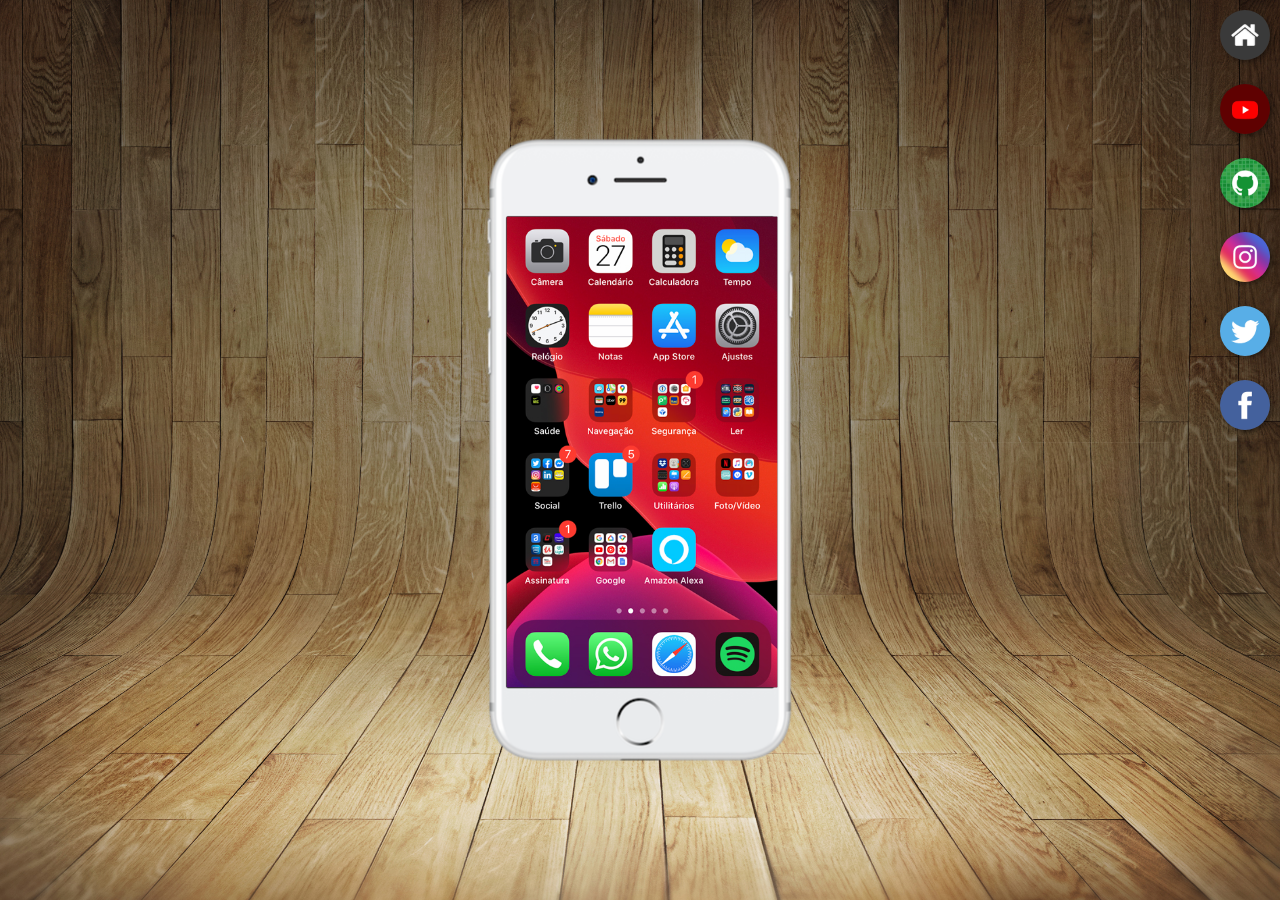
<file: index.html>
<!DOCTYPE html>
<html lang="pt-br">
<head>
    <meta charset="UTF-8">
    <meta name="viewport" content="width=device-width, initial-scale=1.0">
    <link rel="shortcut icon" href="favicon.ico" type="image/x-icon">
    <link rel="stylesheet" href="estilos/style.css">
    <title>Projeto Redes Sociais</title>
</head>
<body>
    <main>
        <section id="telefone">
            <iframe src="home.html" name="tela" id="tela" frameborder="0">                Seu navegador não é compatível com isso.</iframe>
        </section>
        <section id="redes-sociais">
            <a href="home.html" target="tela"> <img src="imagens/logo-home.jpg" alt="home"></a><br>

            <a href="youtube.html"target="tela"><img src="imagens/logo-youtube.jpg" alt="Youtube"></a><br>

            <a href="github.html" target="tela"><img src="imagens/logo-github.jpg" alt="GitHub"></a><br>

            <a href="instagram.html" target="tela"><img src="imagens/logo-instagram.jpg" alt="Instagram"></a><br>

            <a href="twitter.html" target="tela"><img src="imagens/logo-twitter.jpg" alt="Twitter"></a><br>

            <a href="facebook.html" target="tela"><img src="imagens/logo-facebook.jpg" alt="Facebook"></a>
        </section>
    </main>
</body>
</html>
</file>
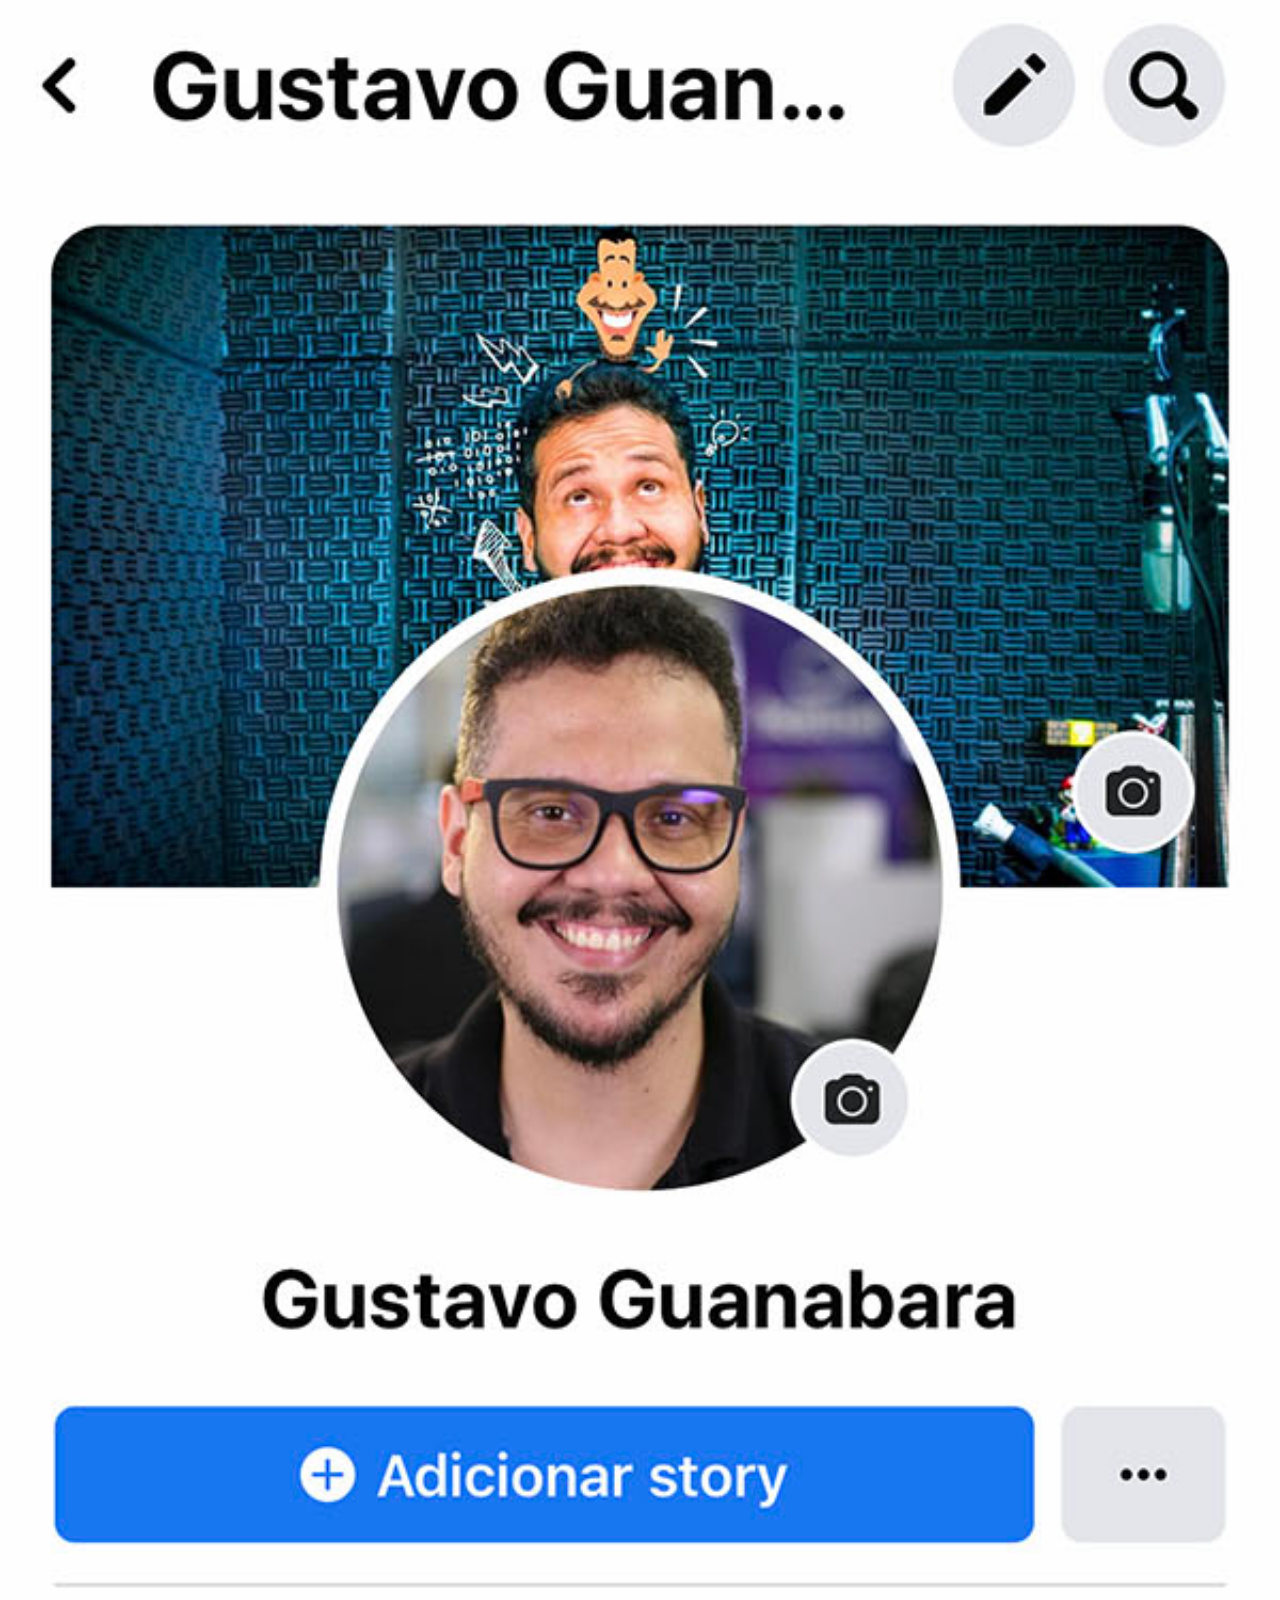
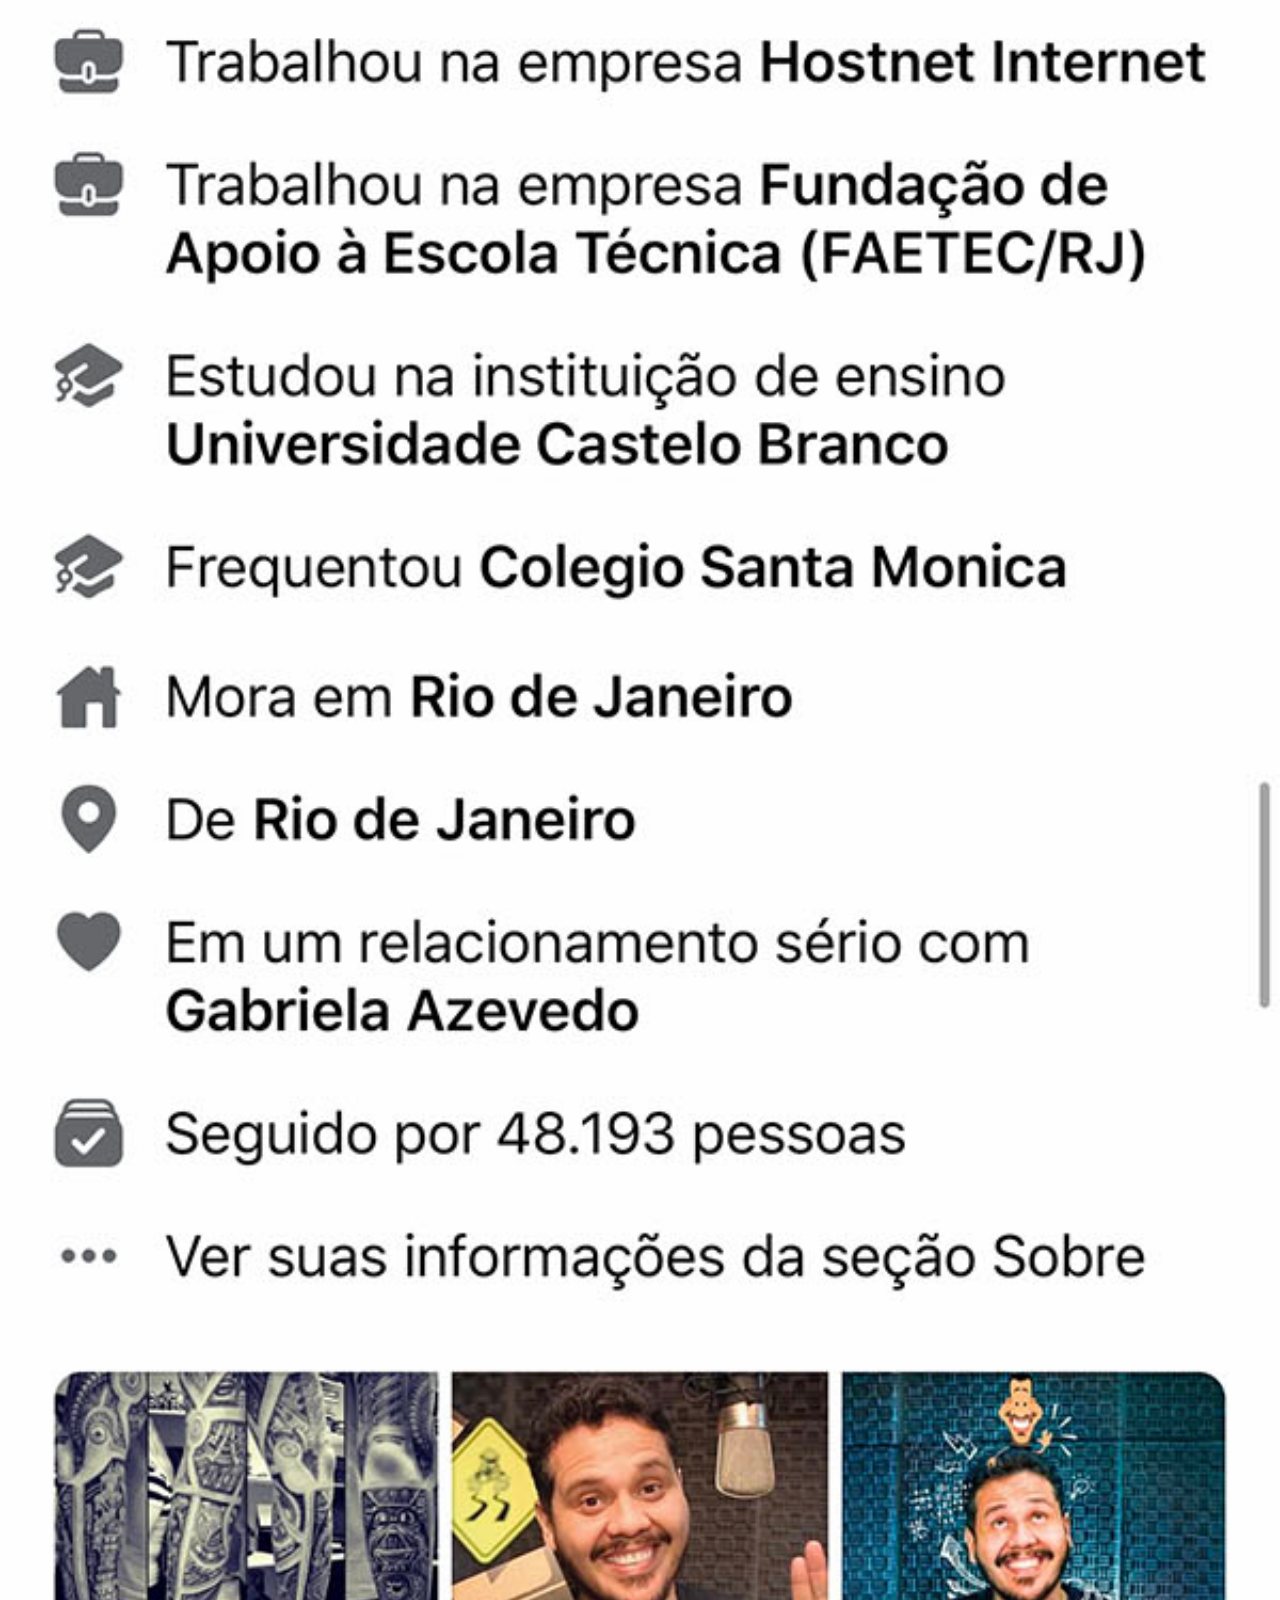
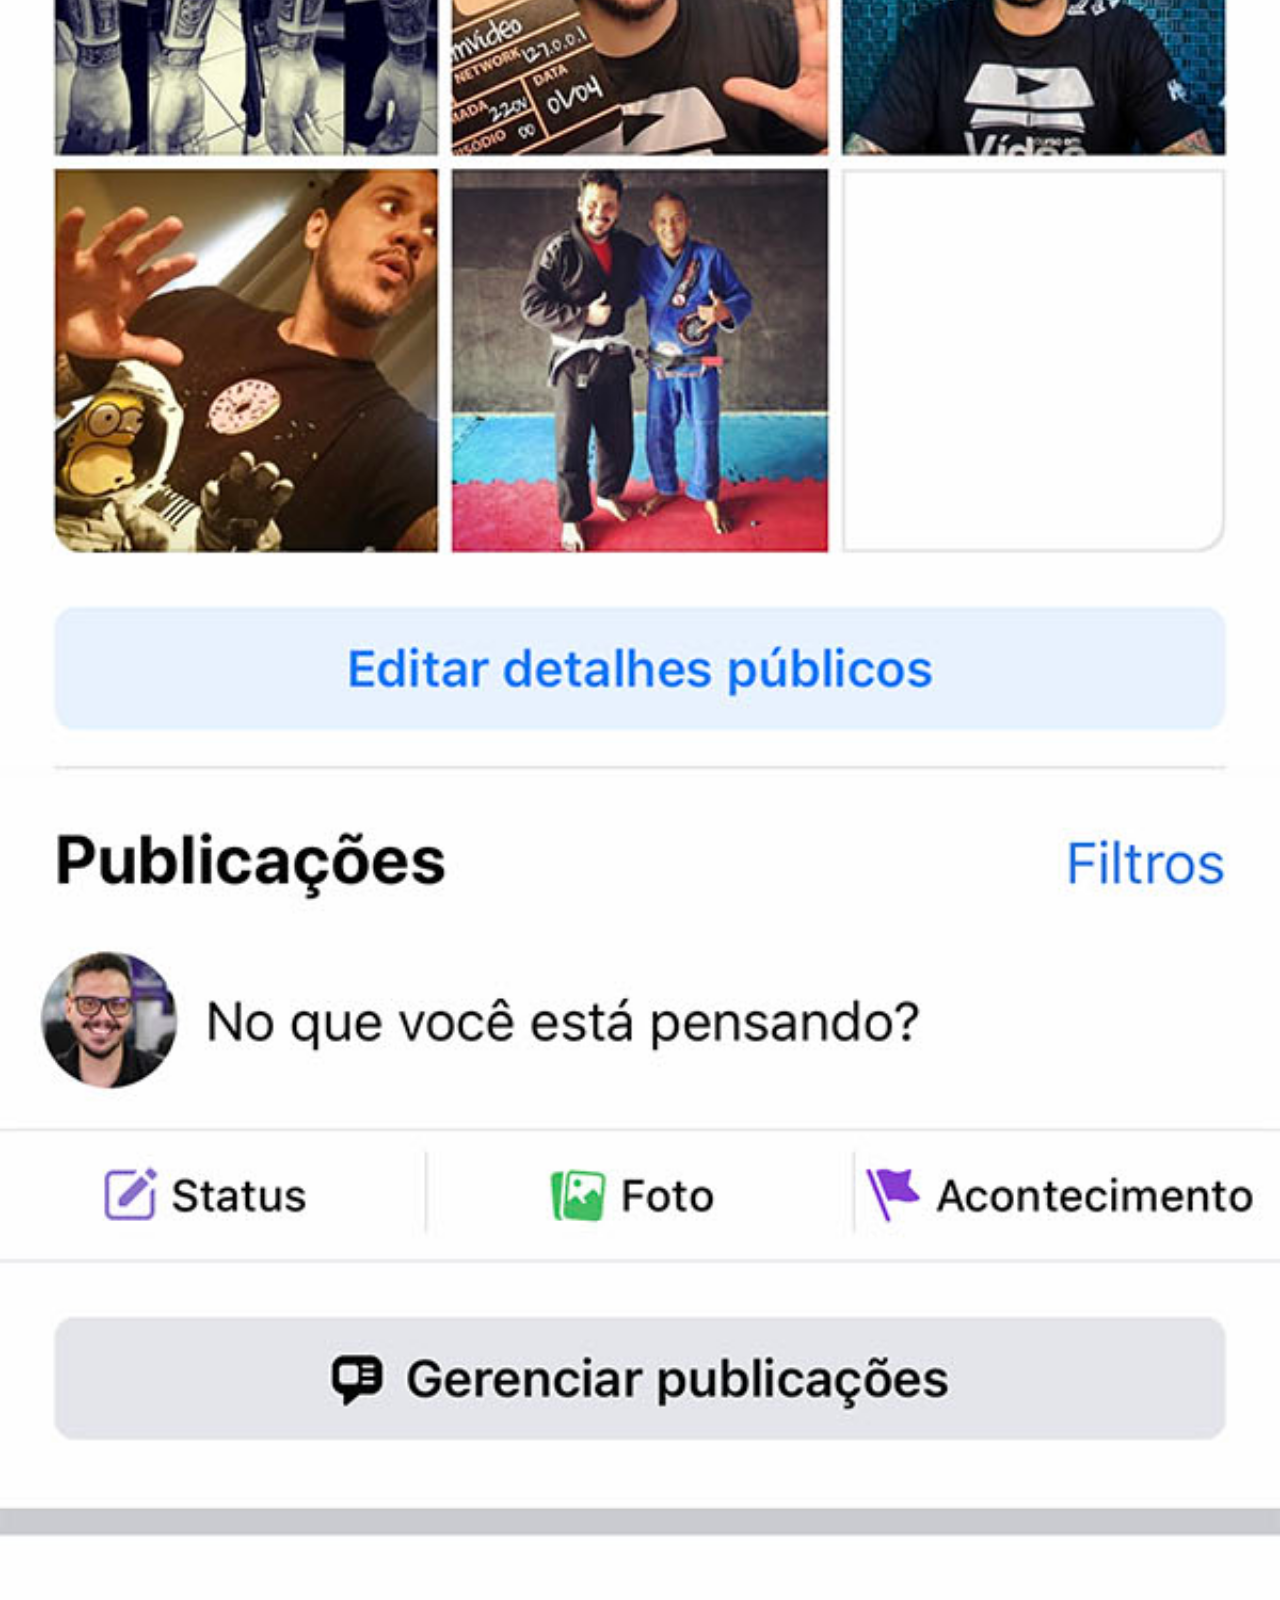
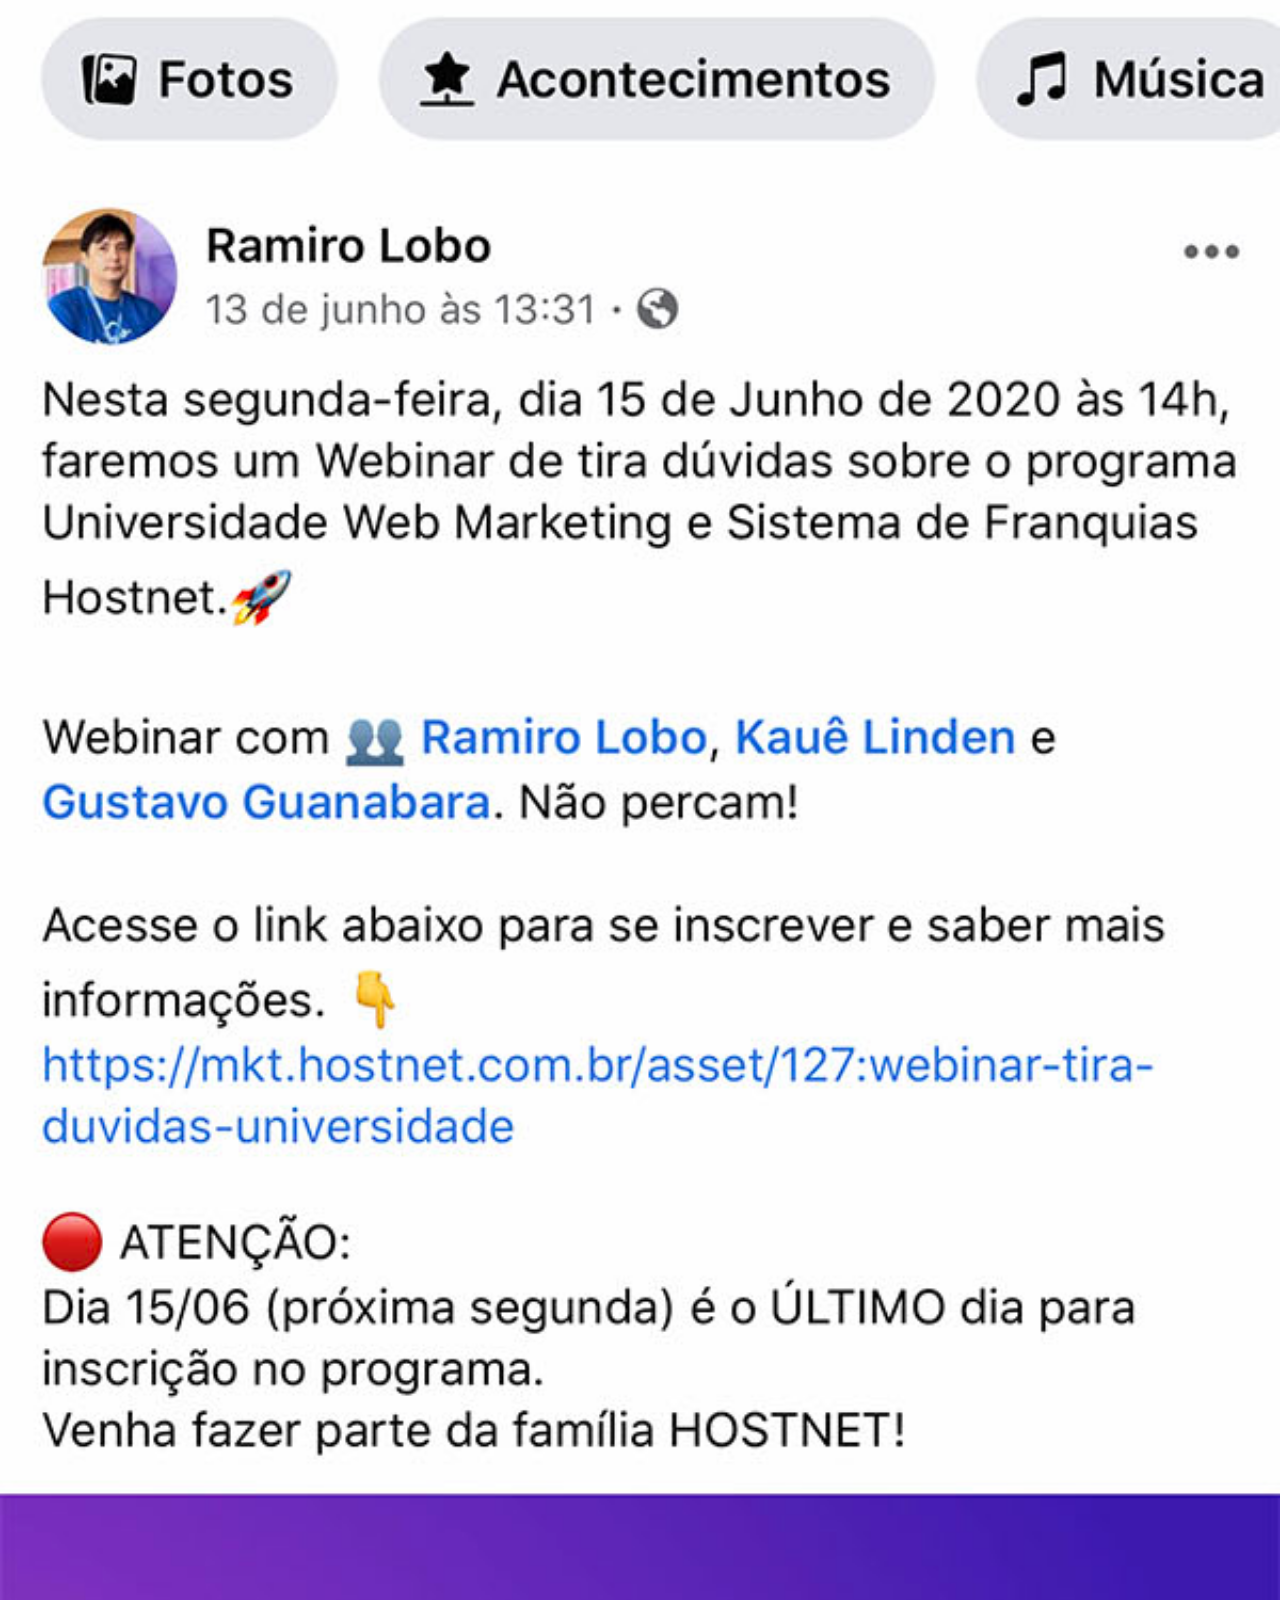
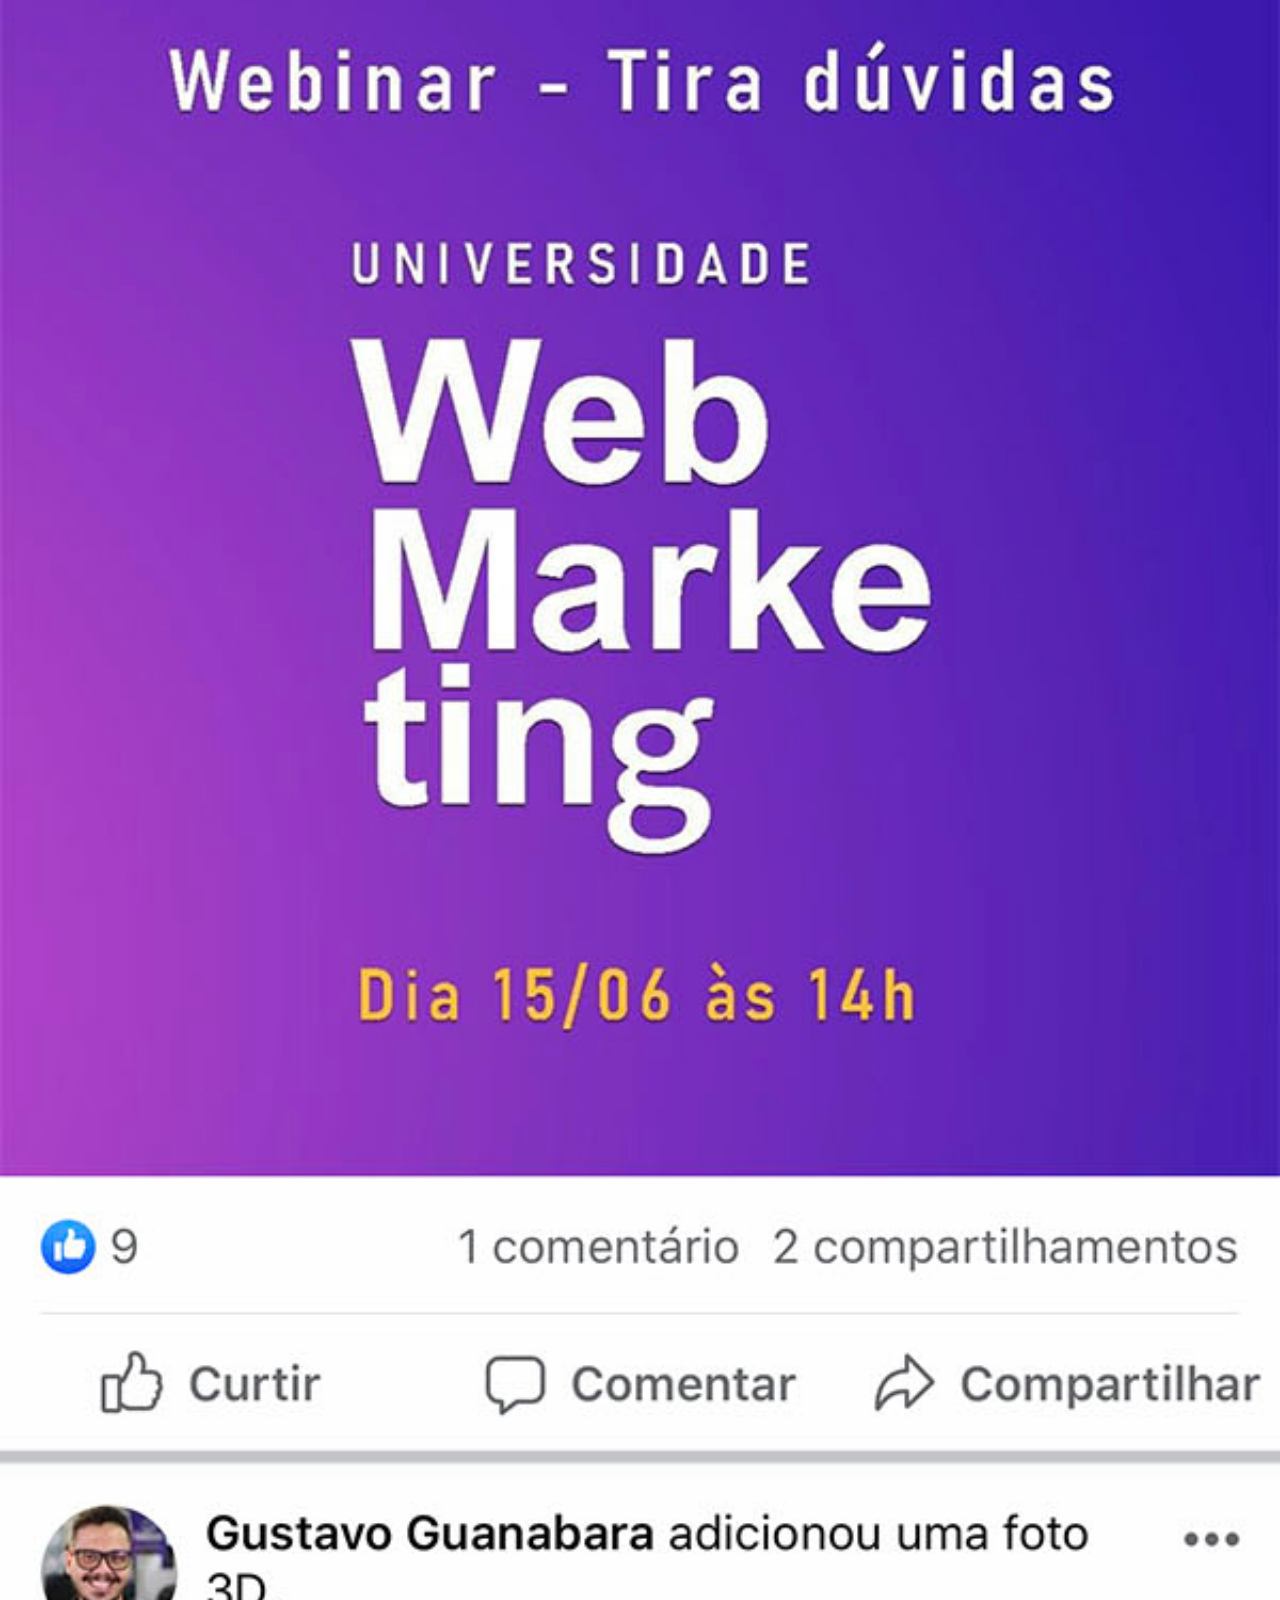
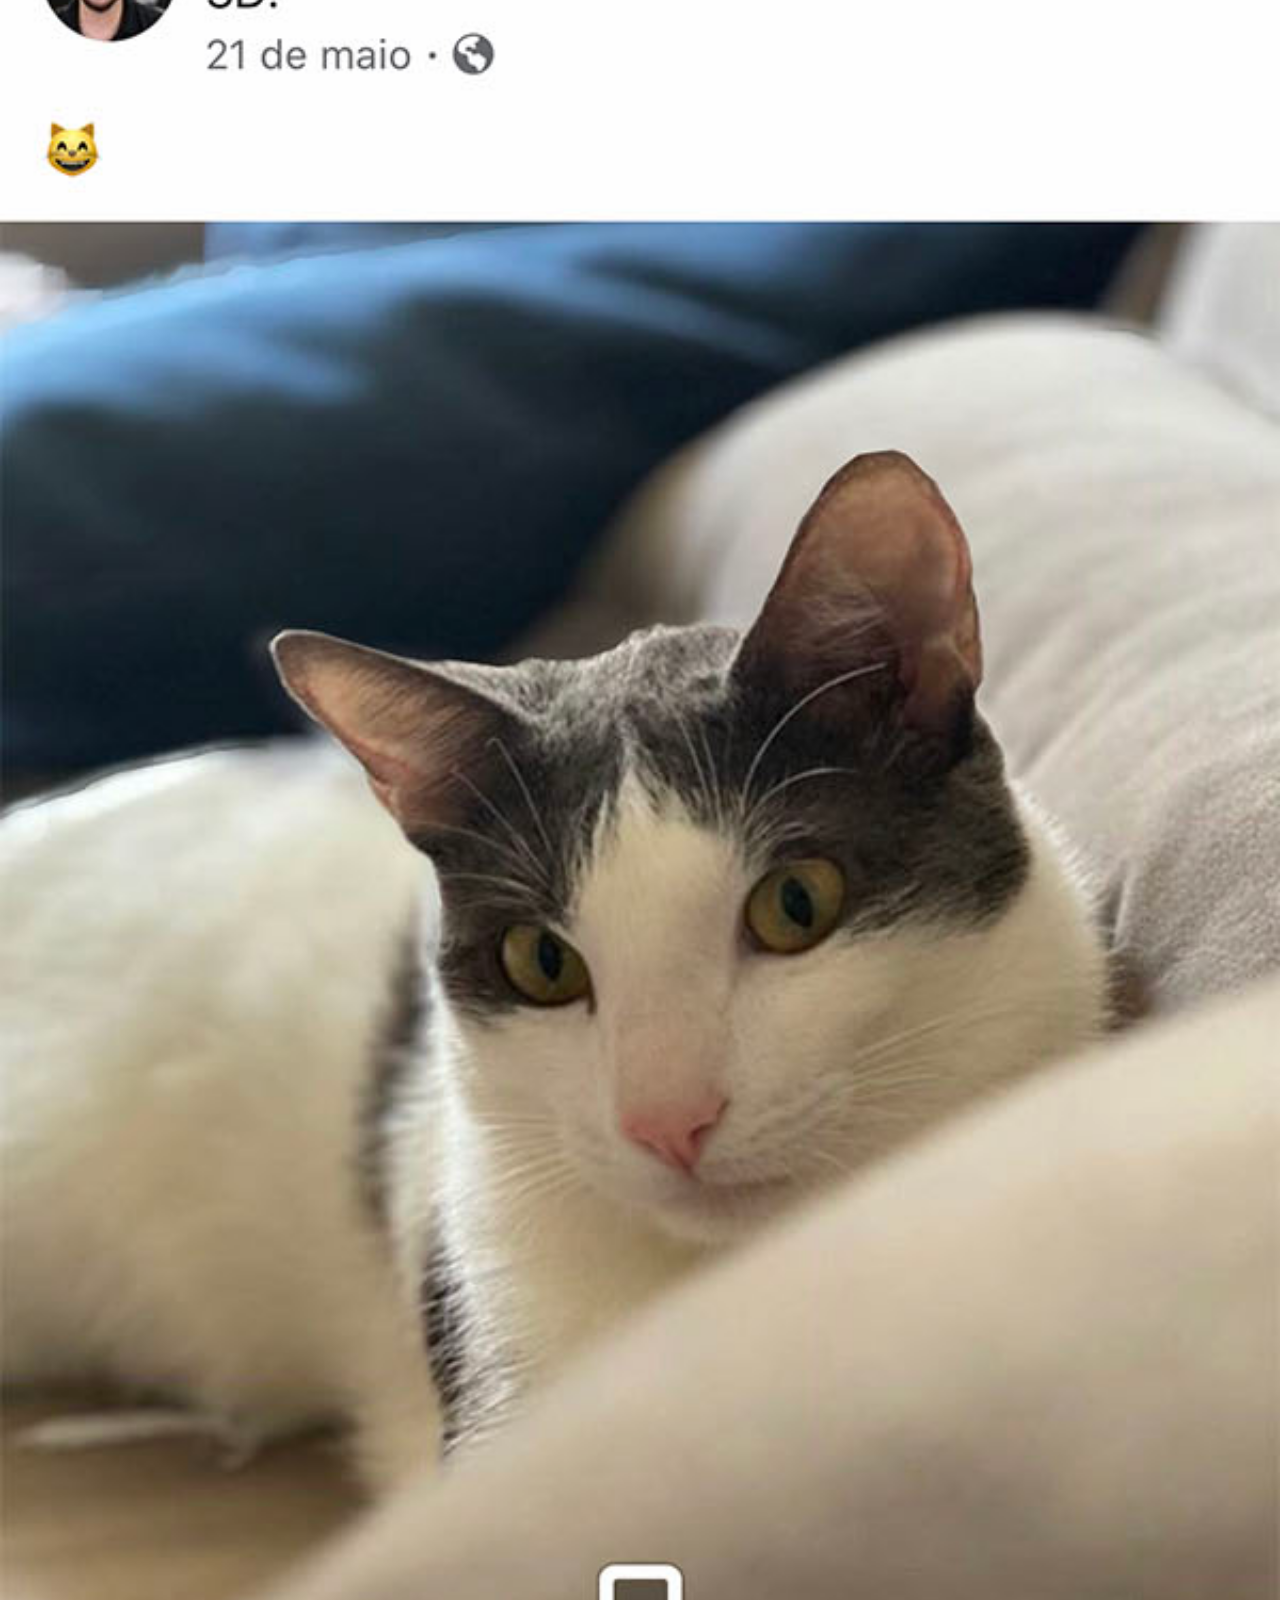
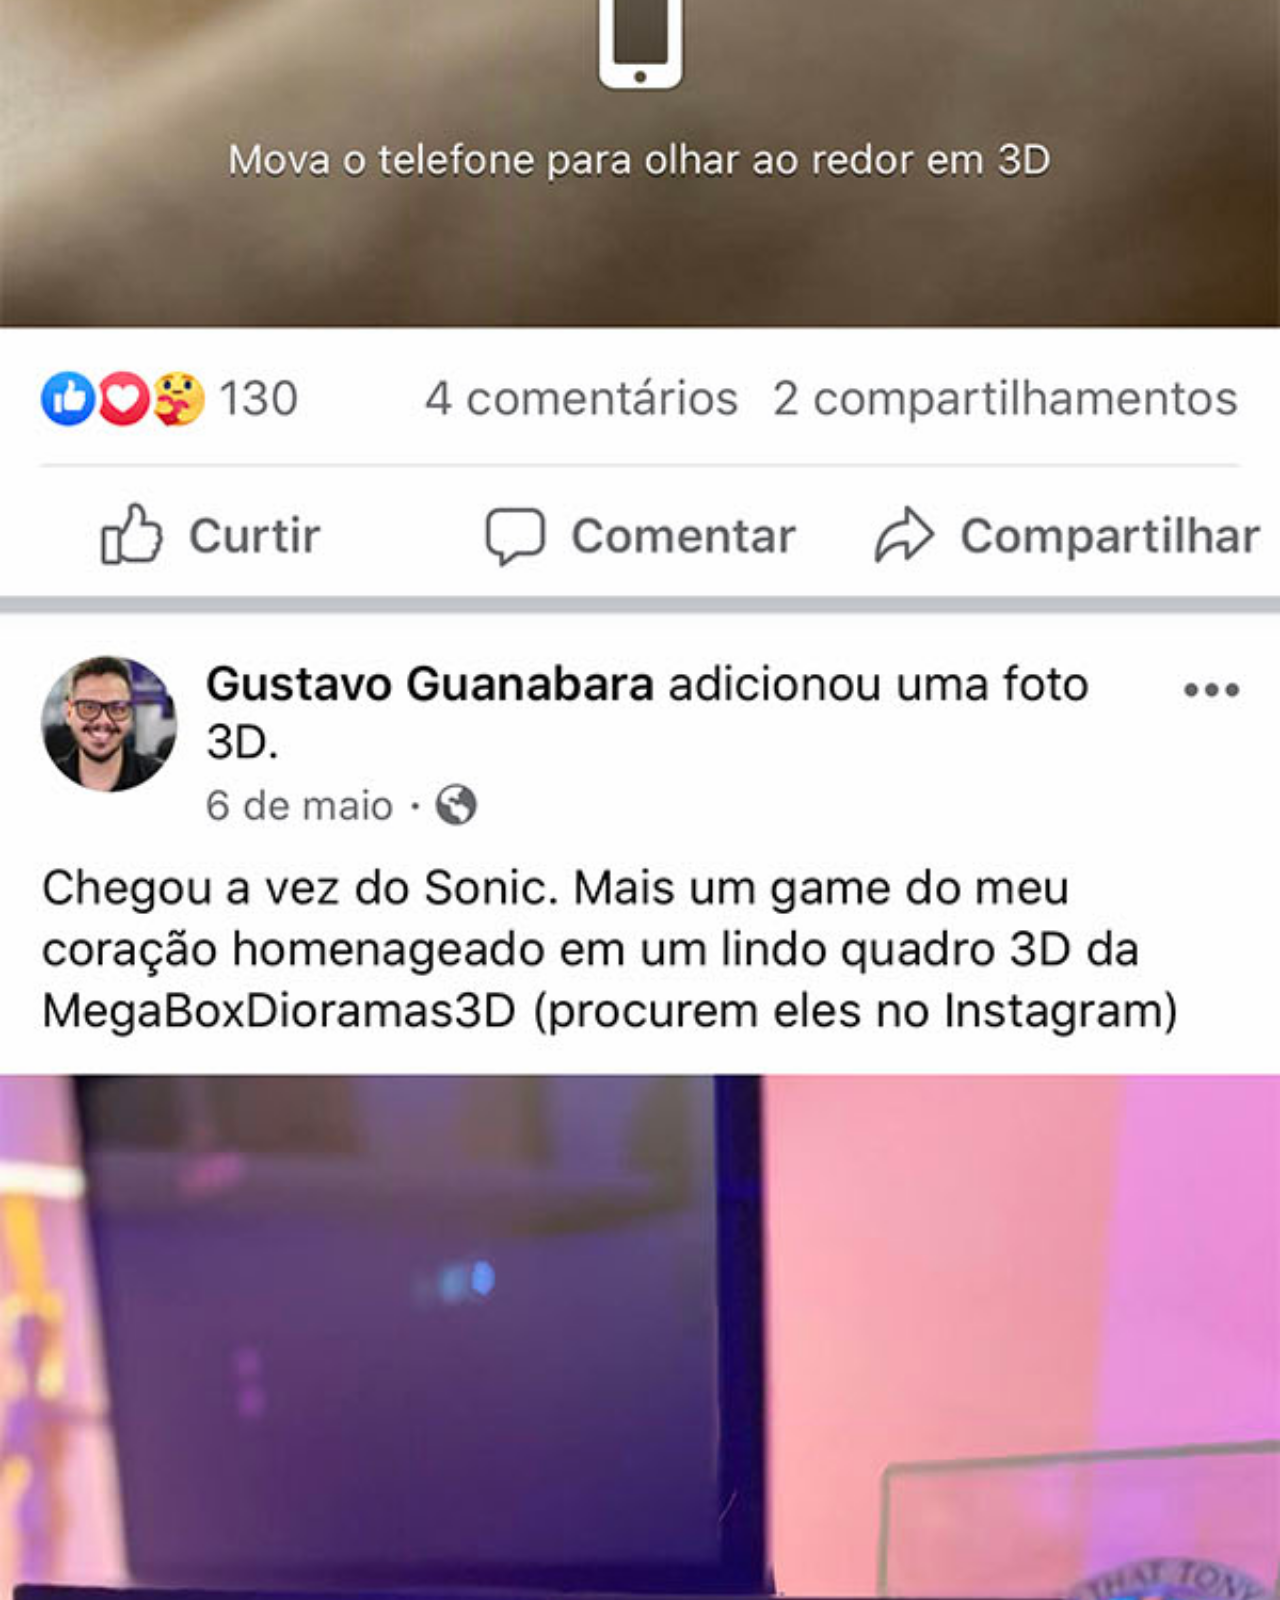
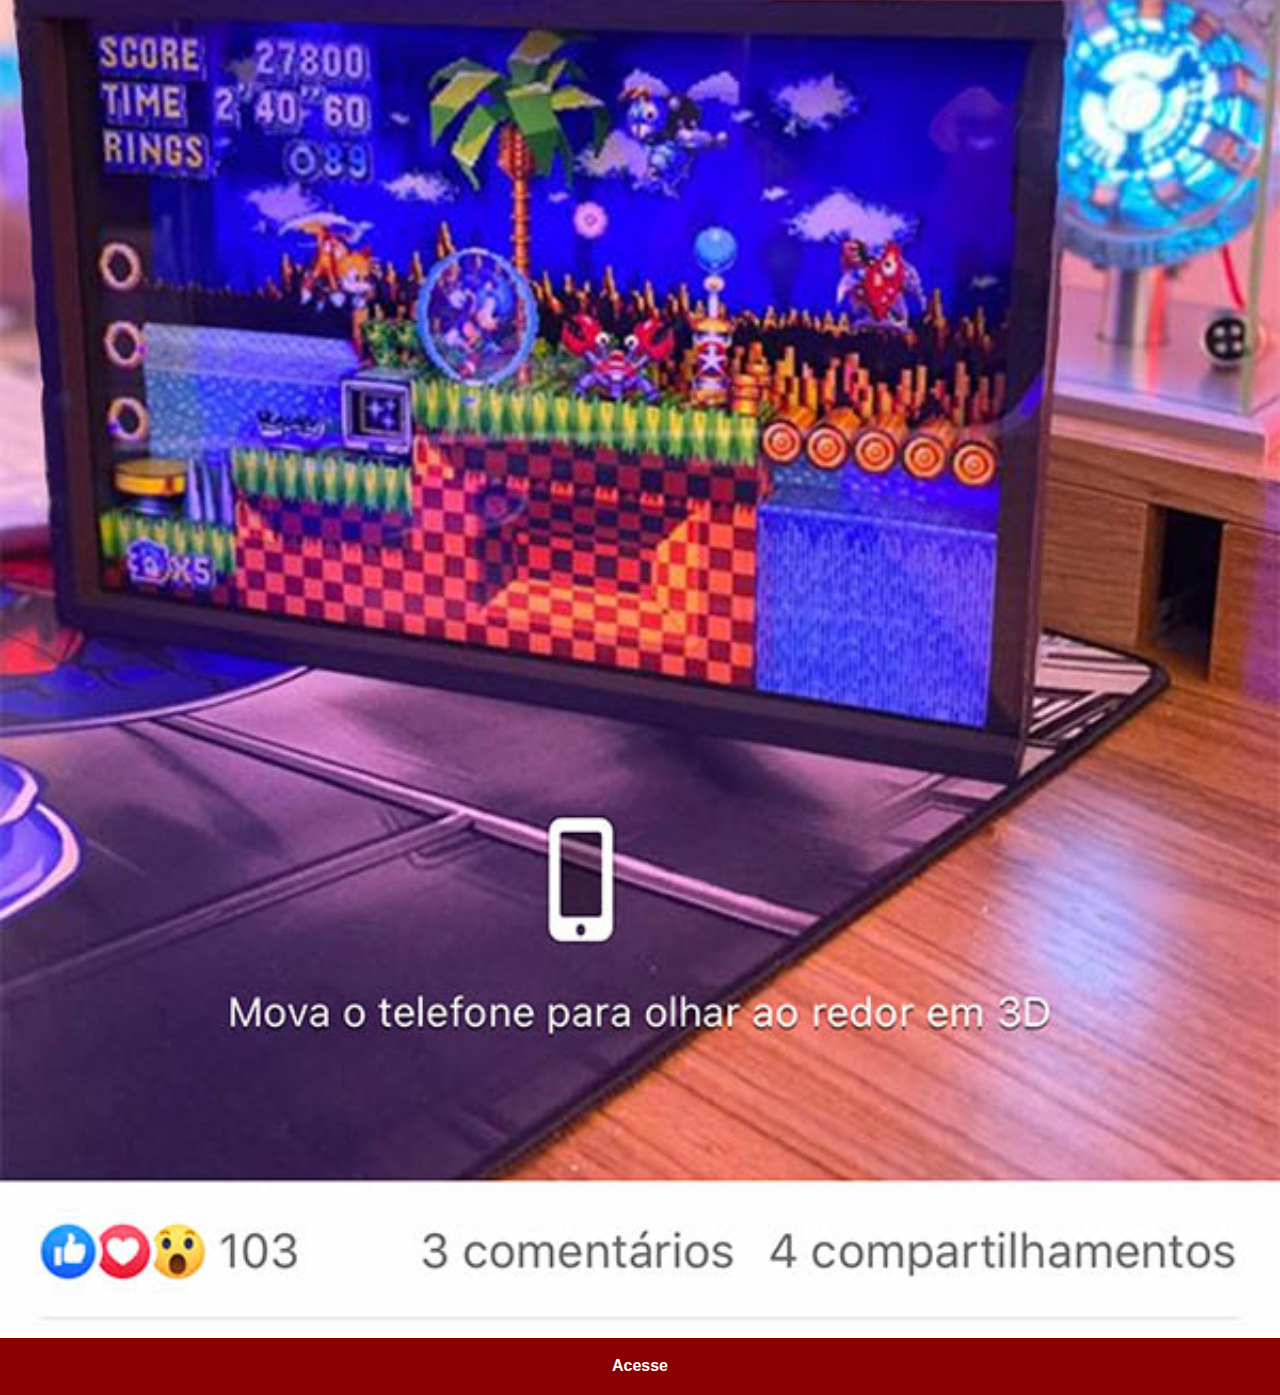
<file: facebook.html>
<!DOCTYPE html>
<html lang="pt-br">
<head>
    <meta charset="UTF-8">
    <meta name="viewport" content="width=device-width, initial-scale=1.0">
    <title>FaceBook</title>
    <link rel="stylesheet" href="estilos/social.css">
</head>
<body>
    <img src="imagens/tela-facebook.jpg" alt="FaceBook">
    <a href="https://facebook.com/gustavoguanabara" target="_blank">Acesse</a>
</body>
</html>
</file>
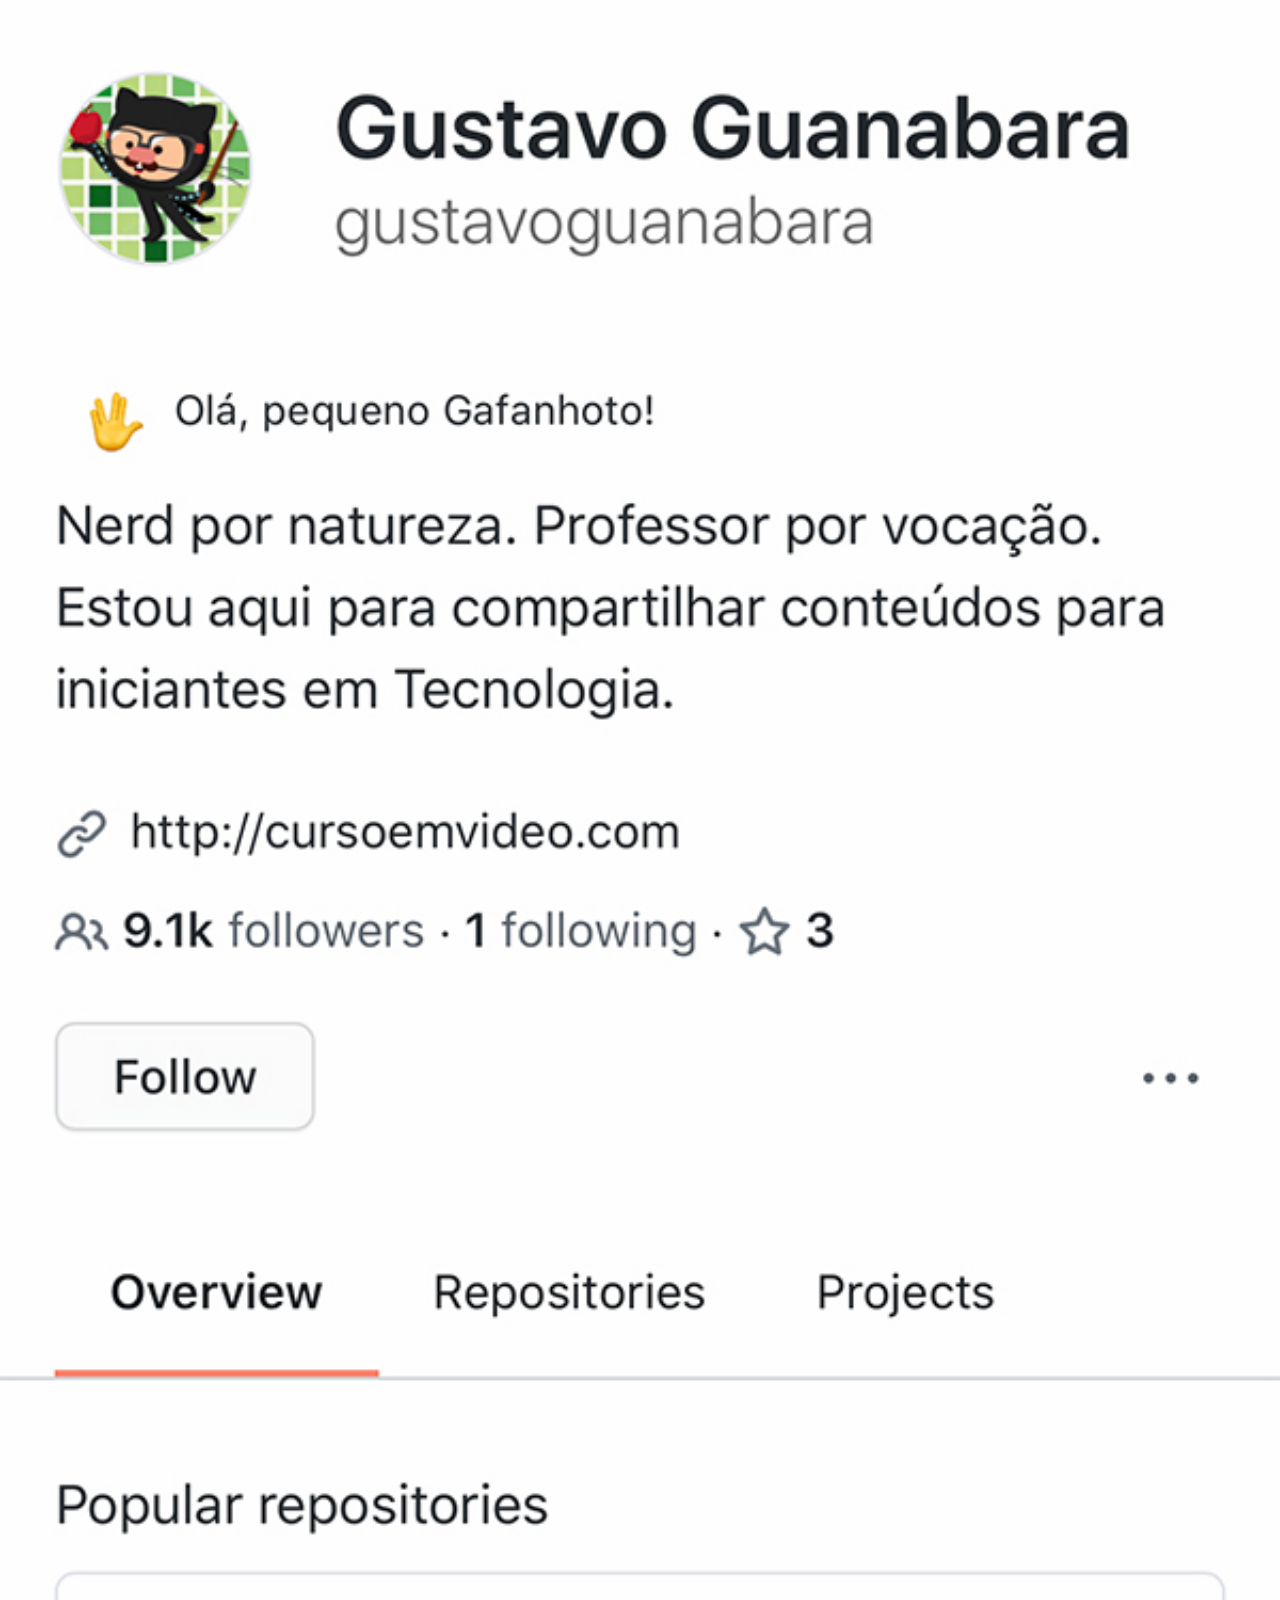
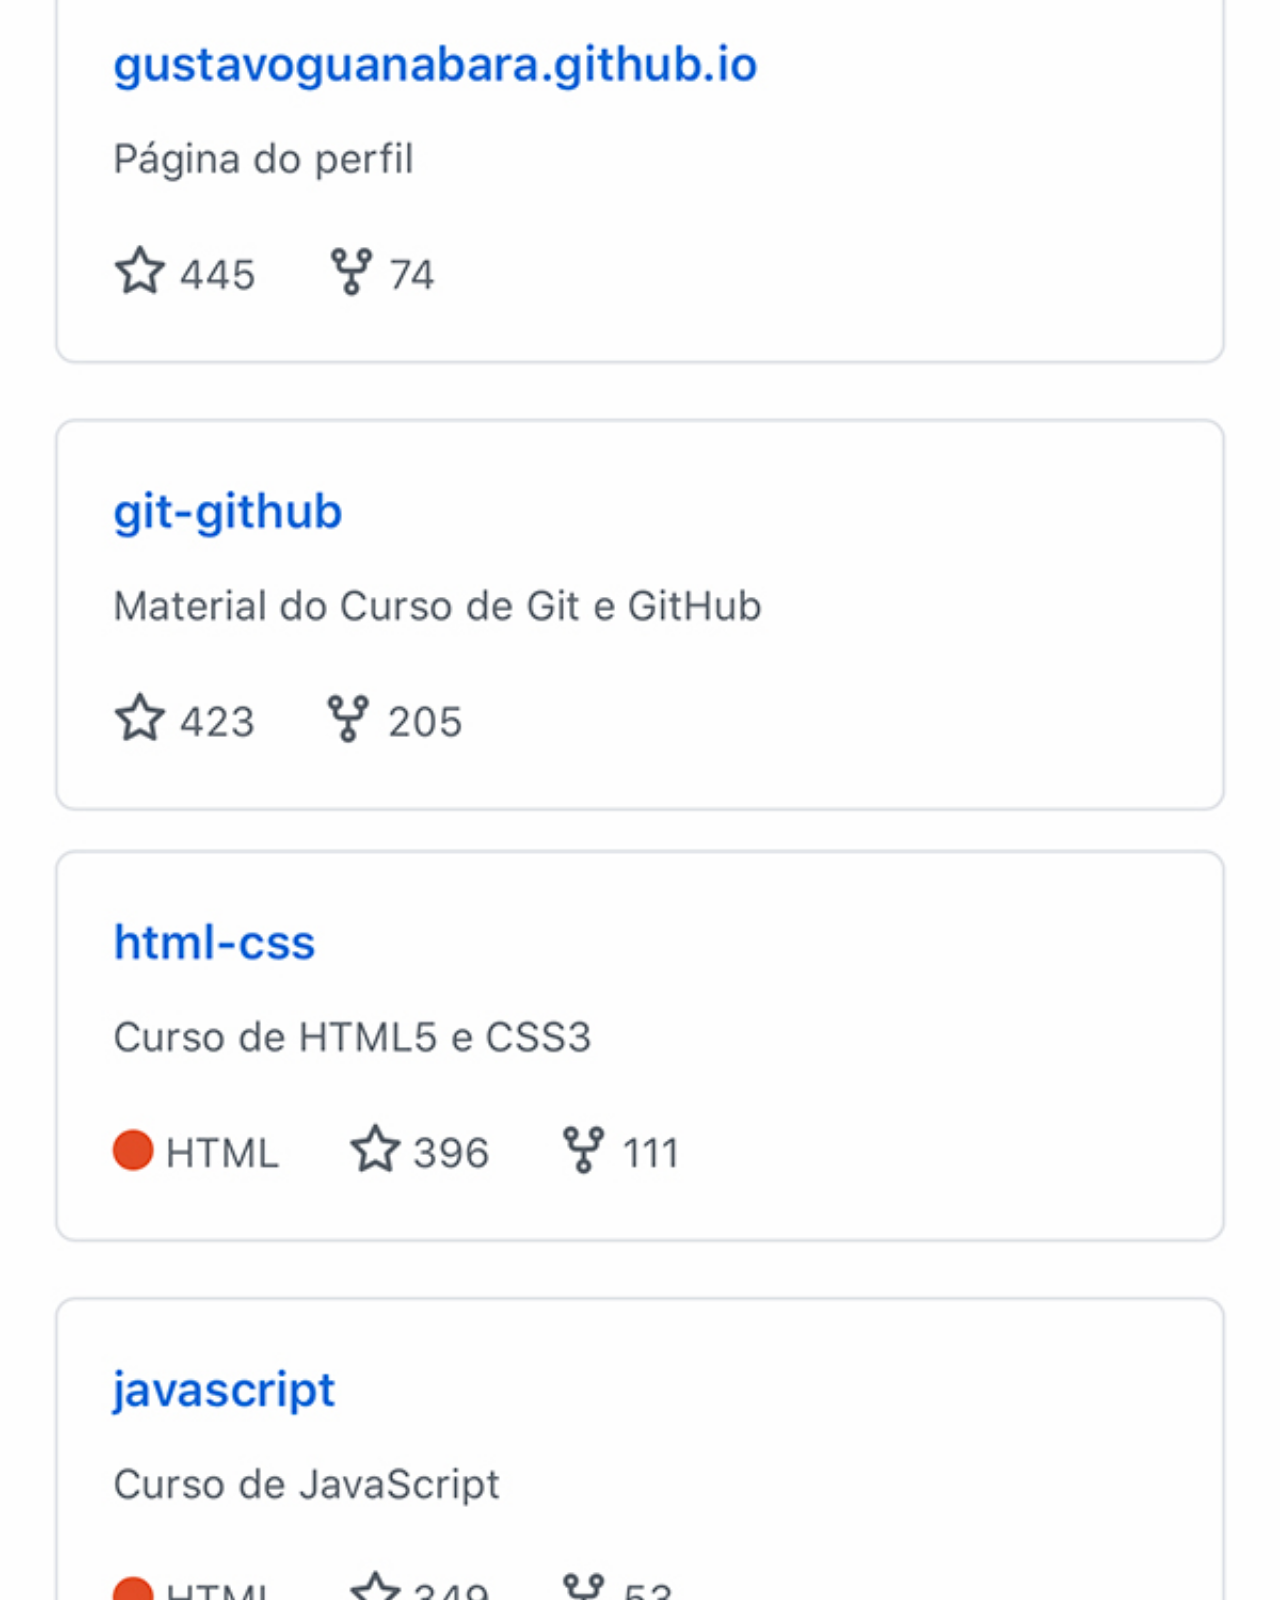
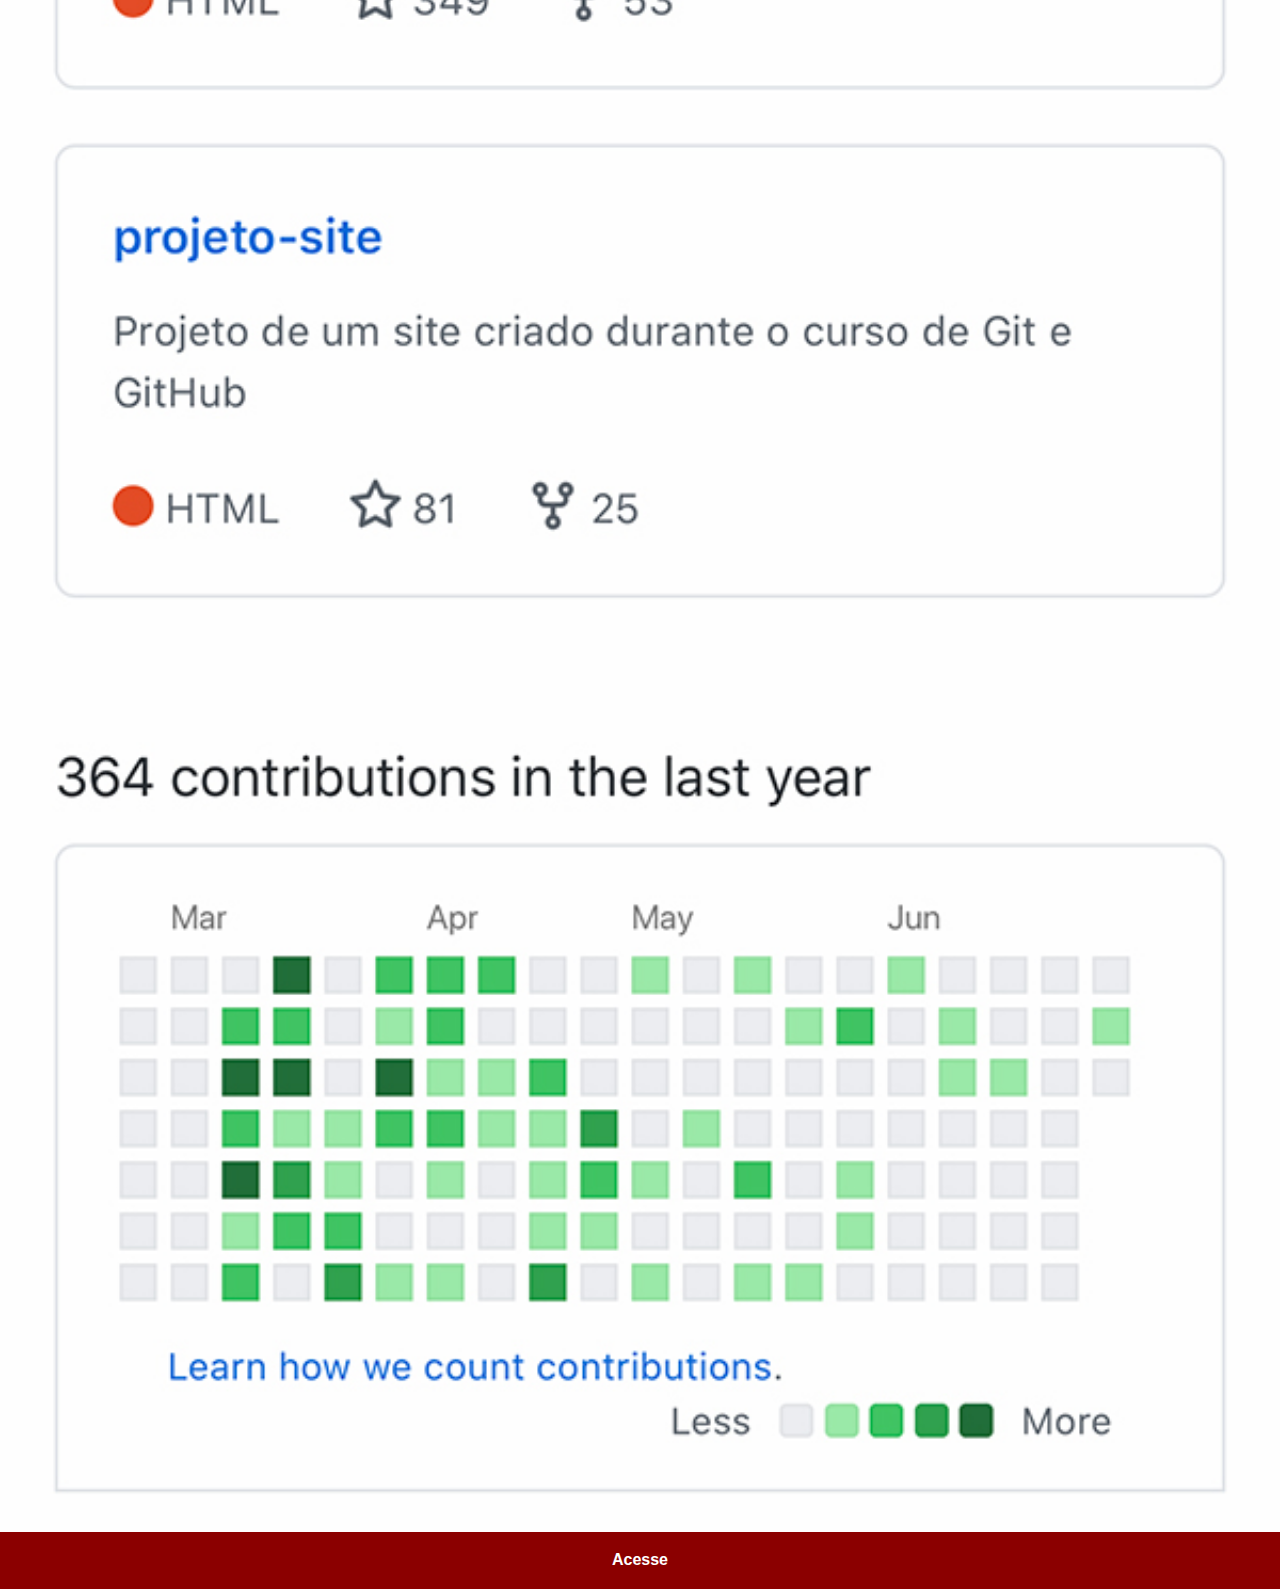
<file: github.html>
<!DOCTYPE html>
<html lang="pt-br">
<head>
    <meta charset="UTF-8">
    <meta name="viewport" content="width=device-width, initial-scale=1.0">
    <title>GitHub</title>
    <link rel="stylesheet" href="estilos/social.css">
</head>
<body>
    <img src="imagens/tela-github.jpg" alt="GitHub">
    <a href="https://github.com/gustavoguanabara" target="_blank">Acesse</a>
</body>
</html>
</file>
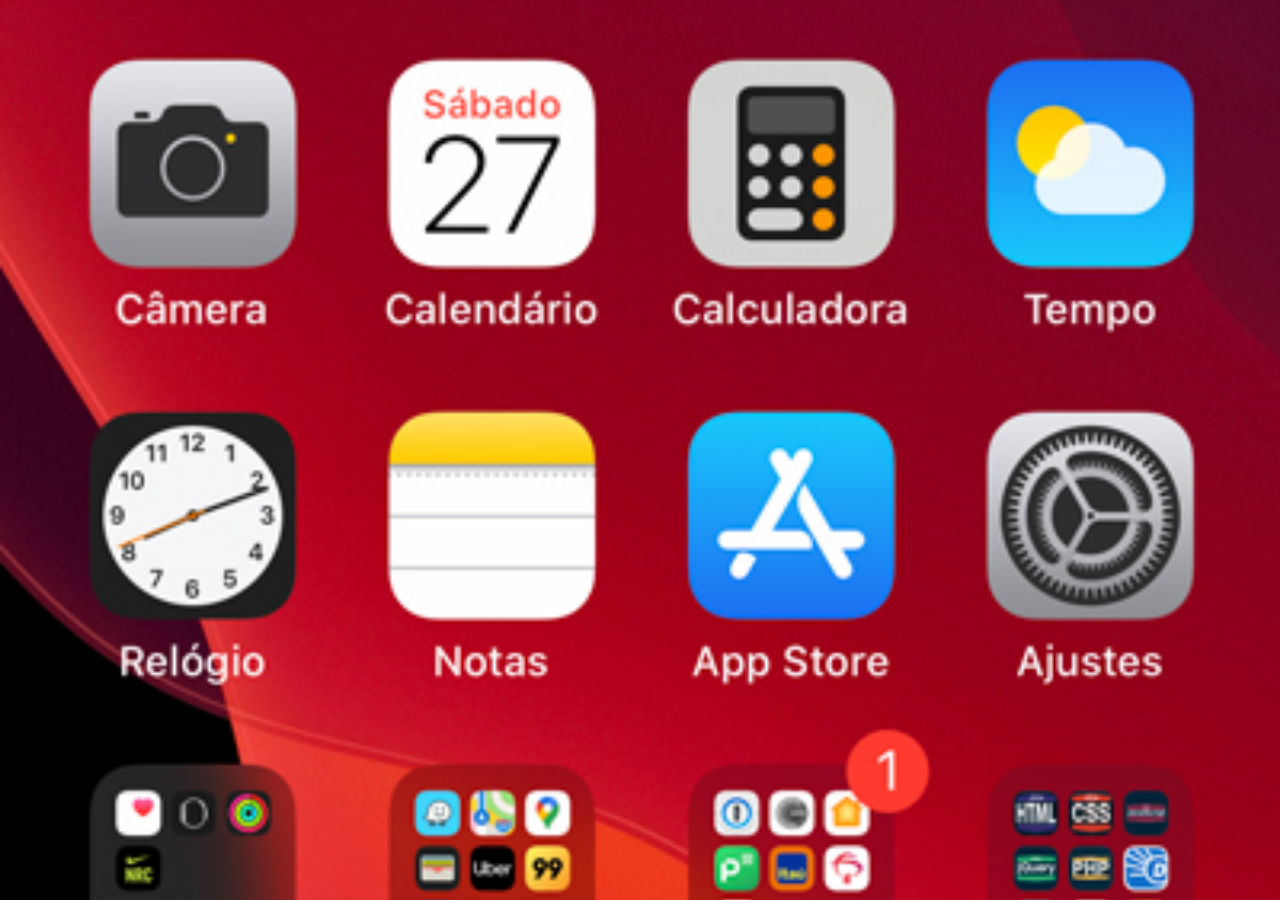
<file: home.html>
<!DOCTYPE html>
<html lang="pt-br">
<head>
    <meta charset="UTF-8">
    <meta name="viewport" content="width=device-width, initial-scale=1.0">
    <title>Home</title>
</head>
<style>
    *{
        margin: 0px;
        padding: 0px;
    }

    body {
        width: 100vw;
        height: 100vh;
        background: black url("imagens/tela-home.jpg") no-repeat top center;
        background-size: cover;
    }
</style>
<body>
    
</body>
</html>
</file>
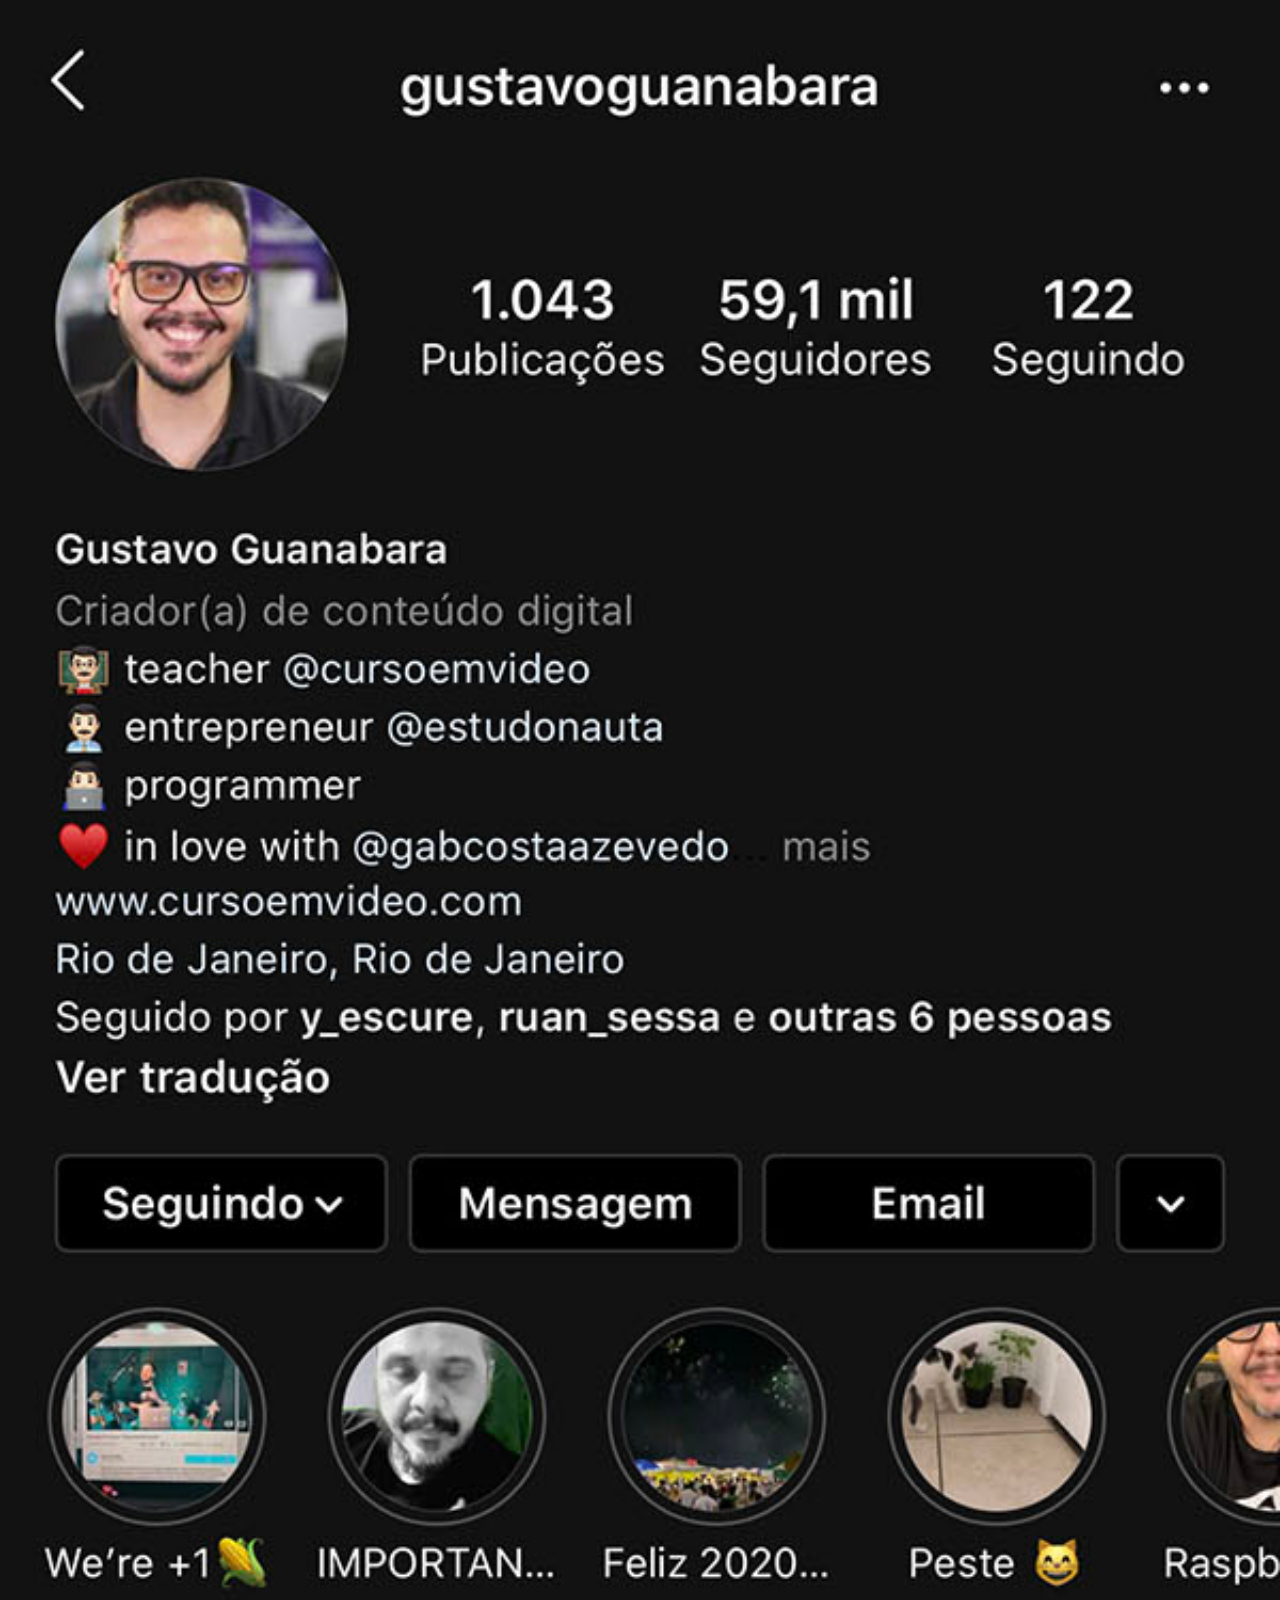
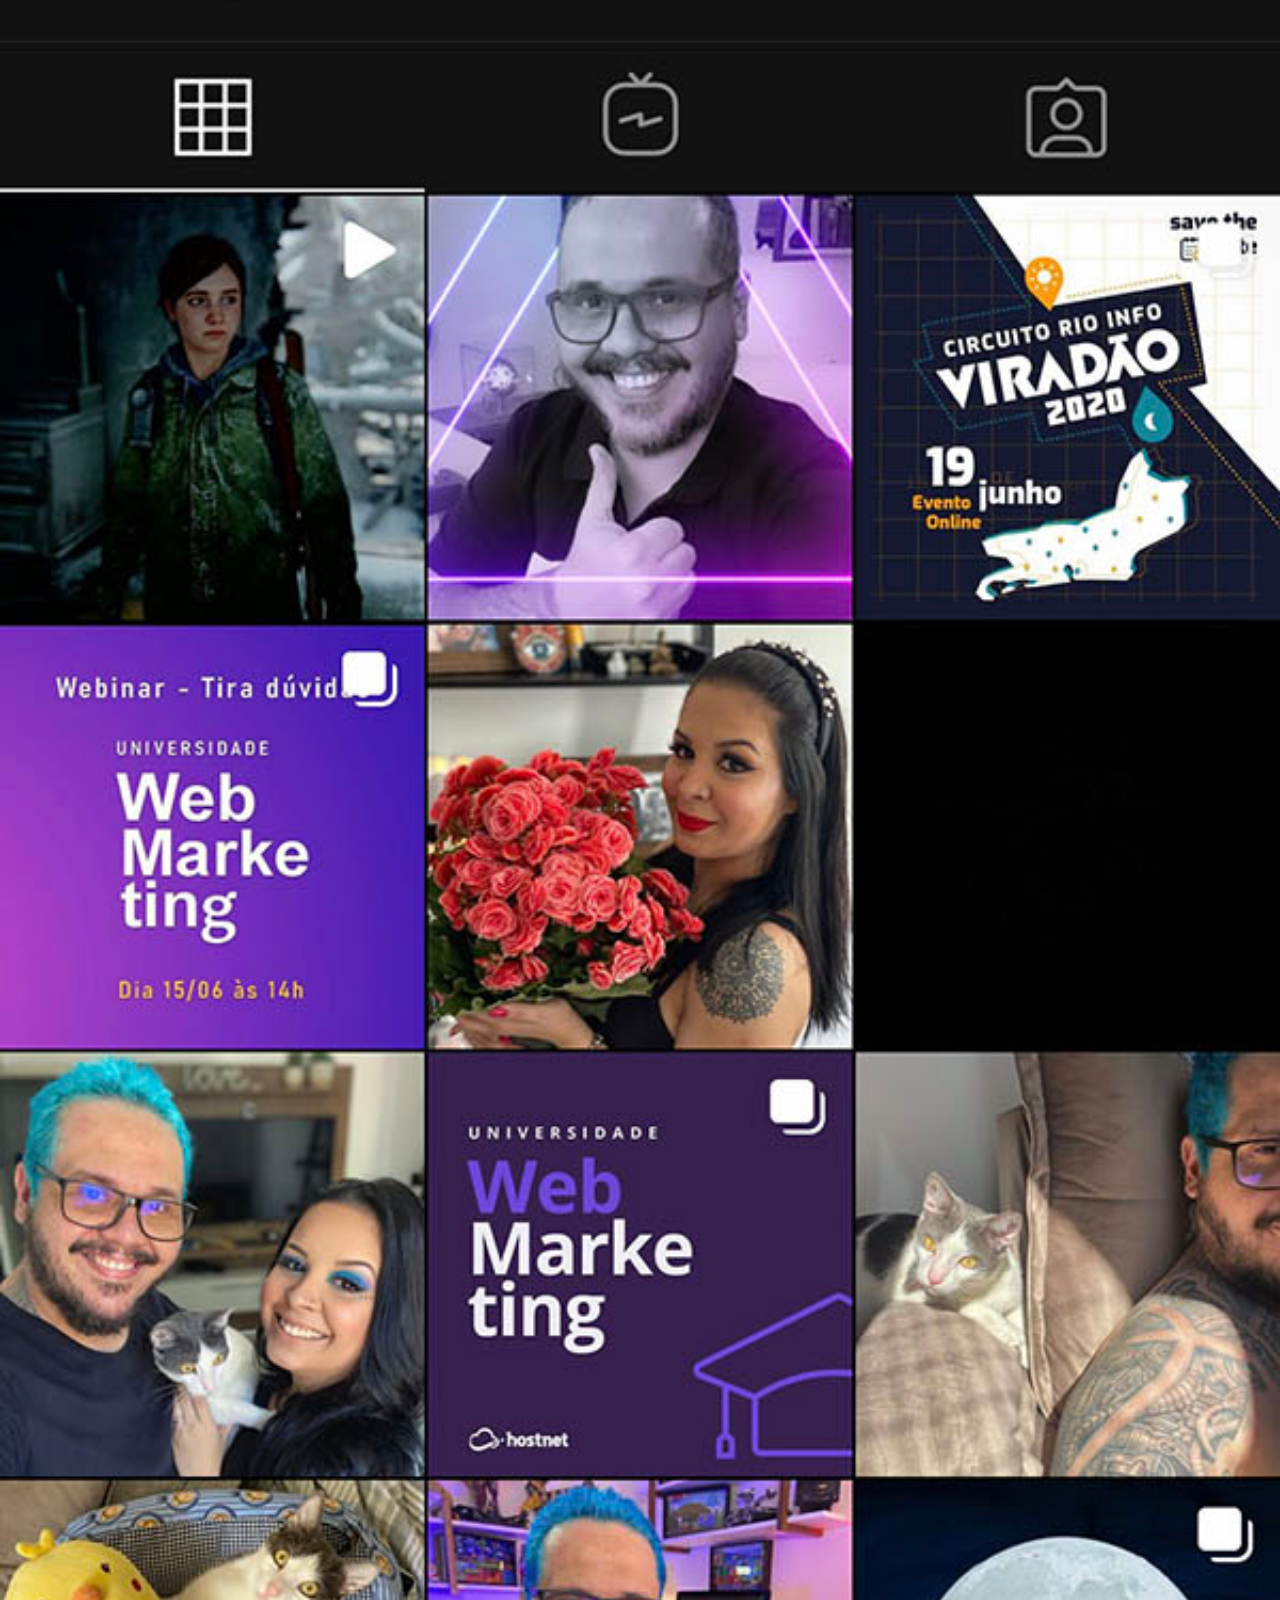
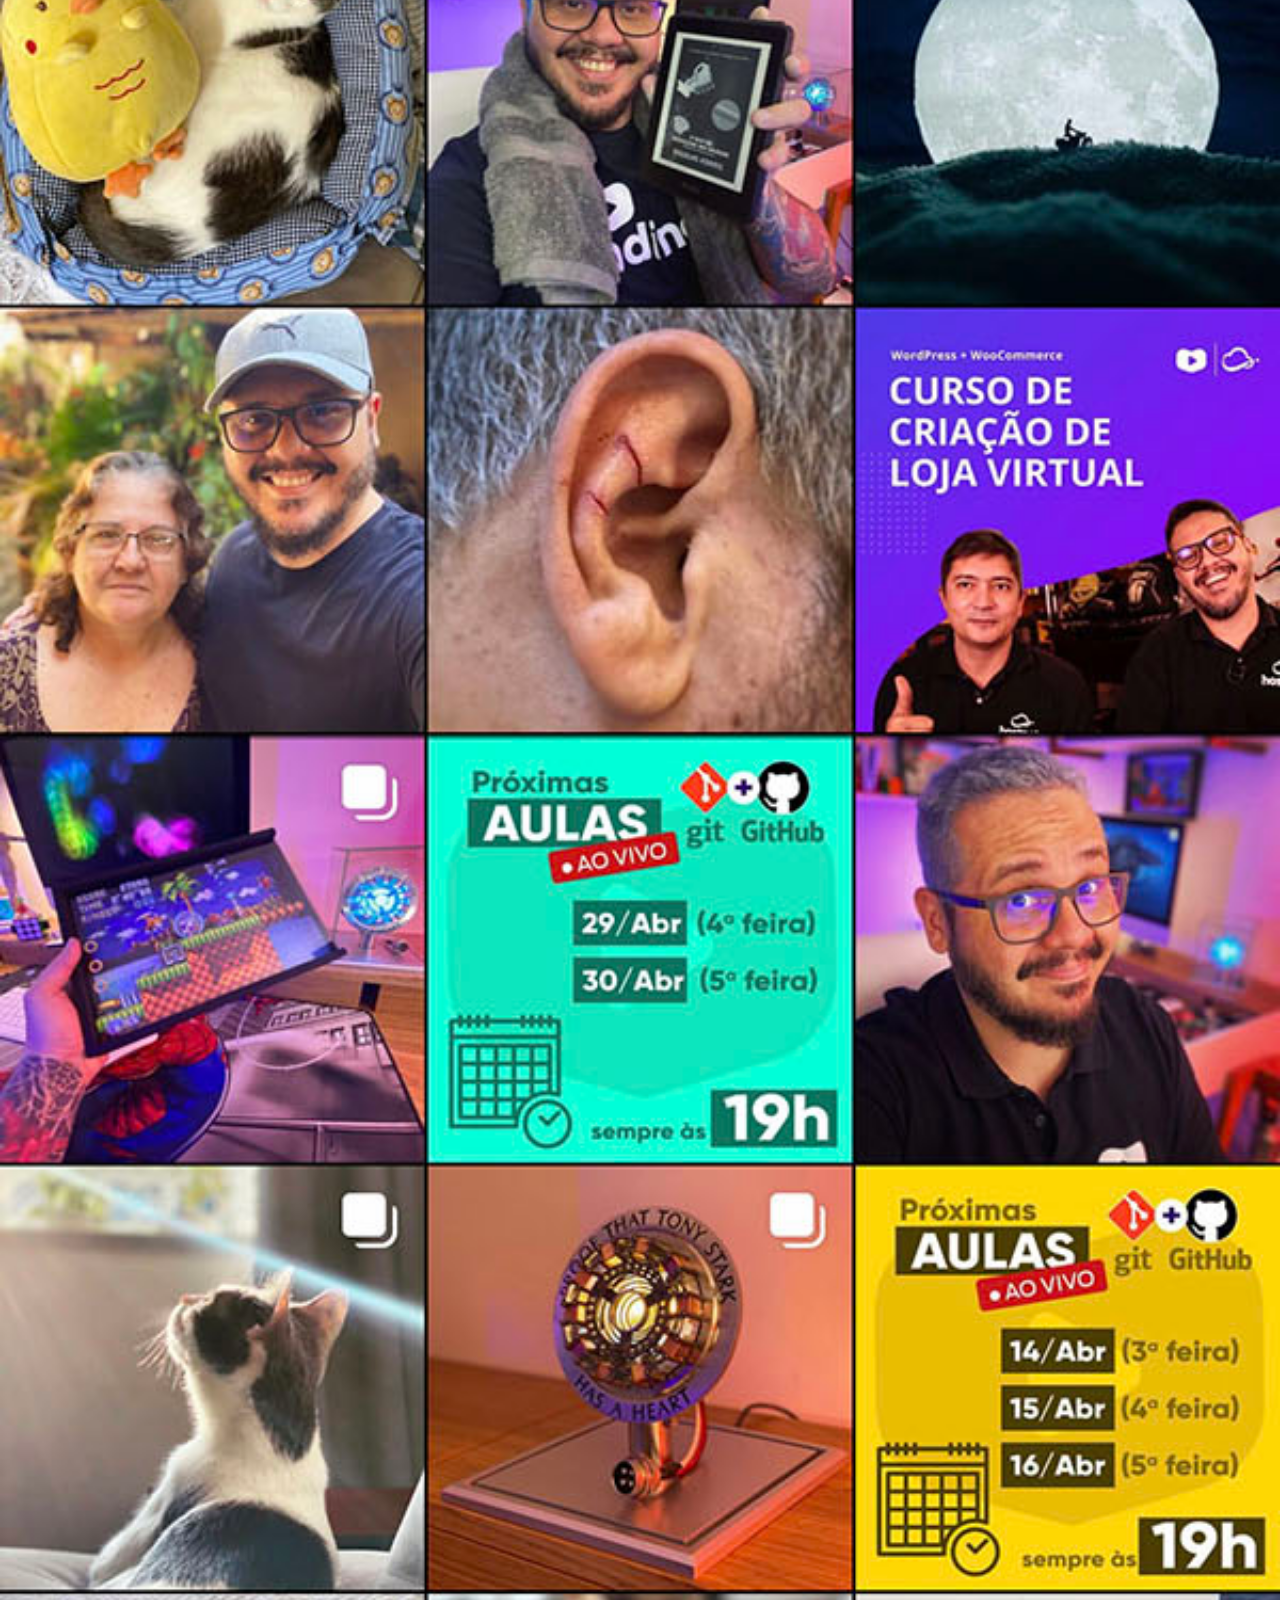
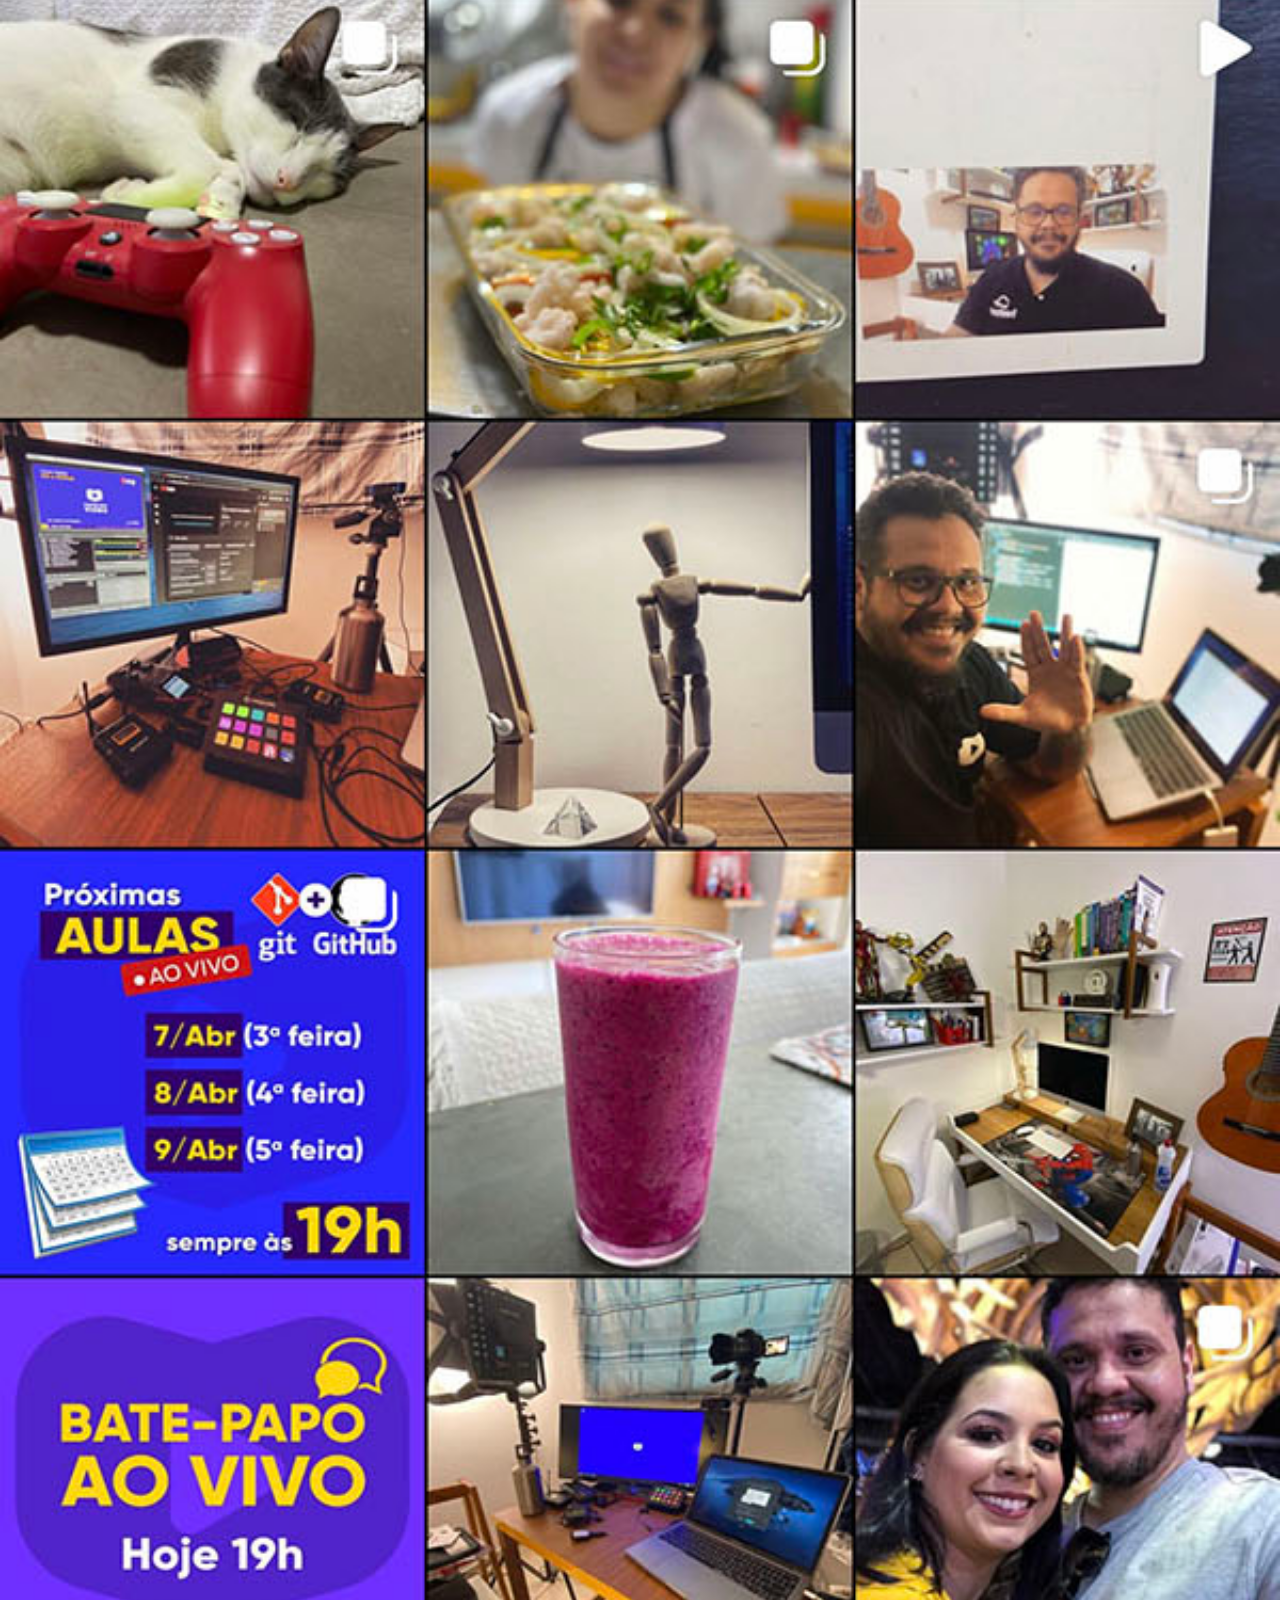
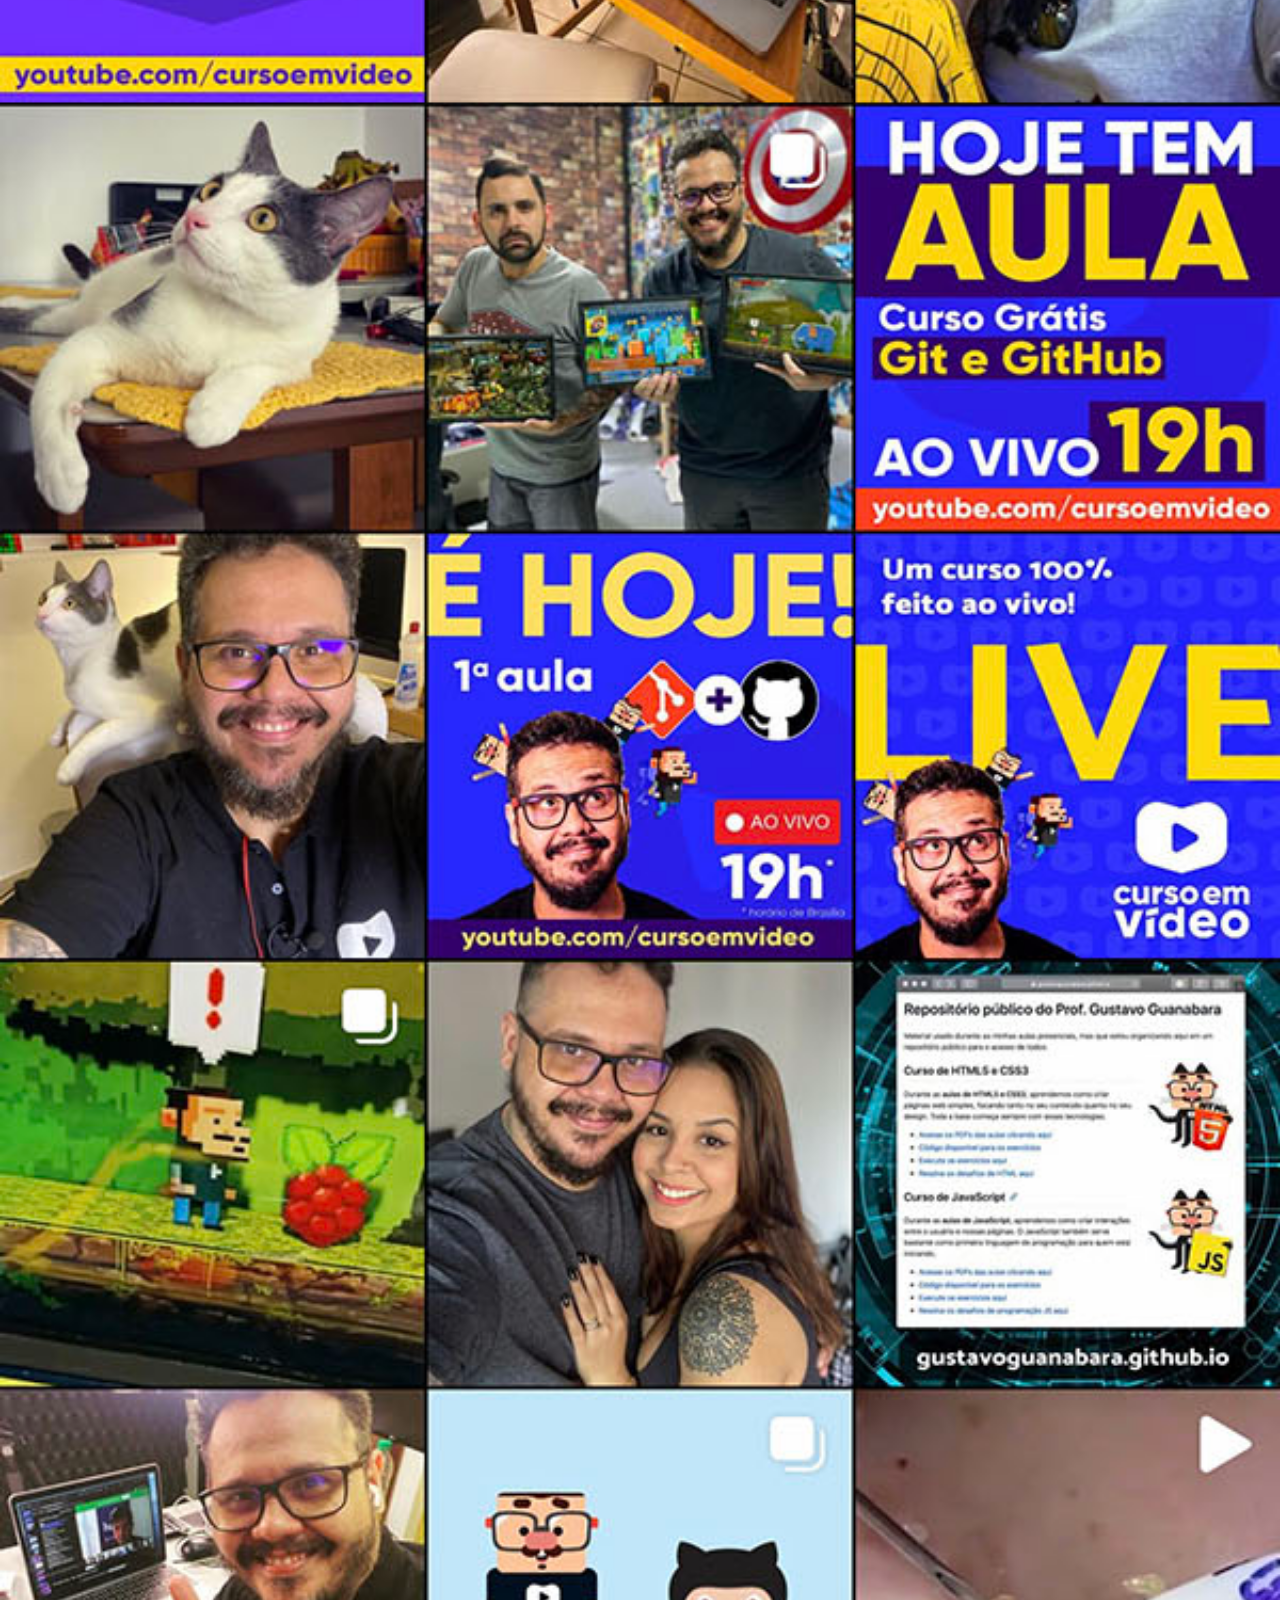
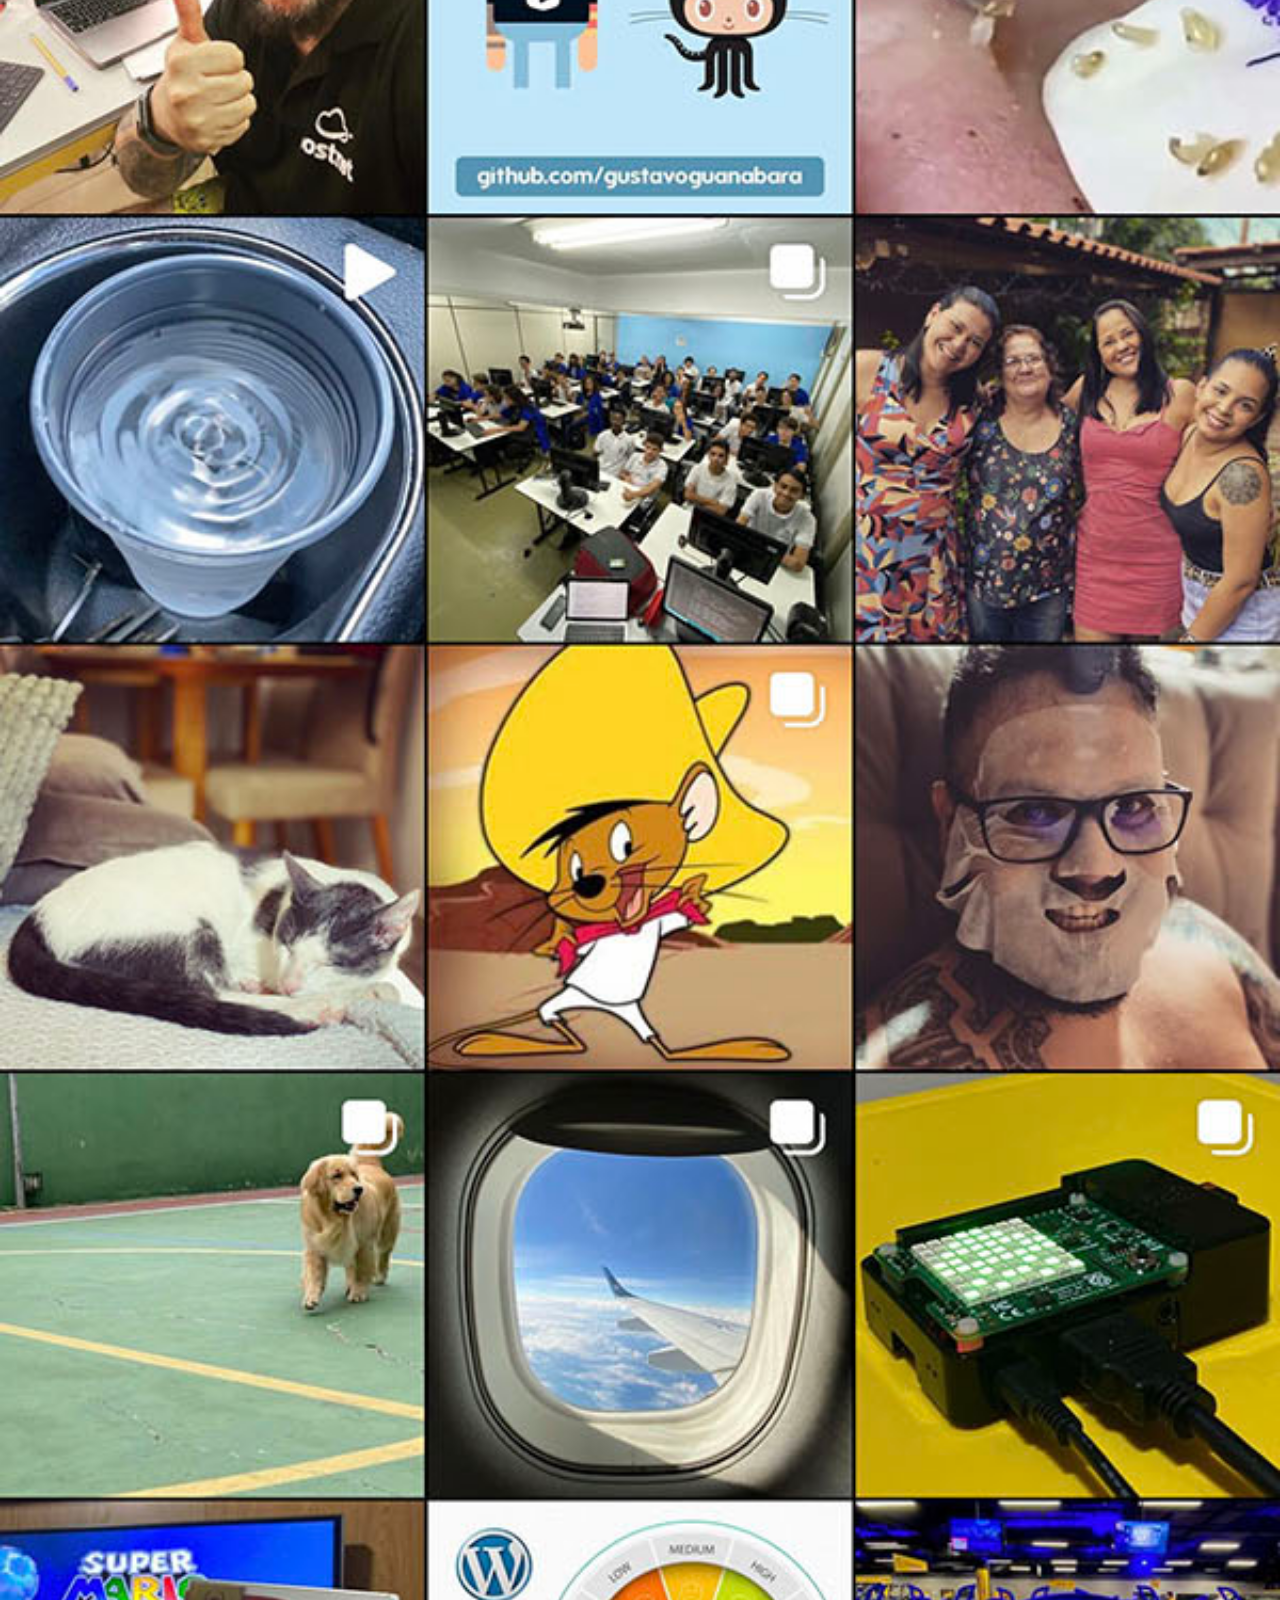
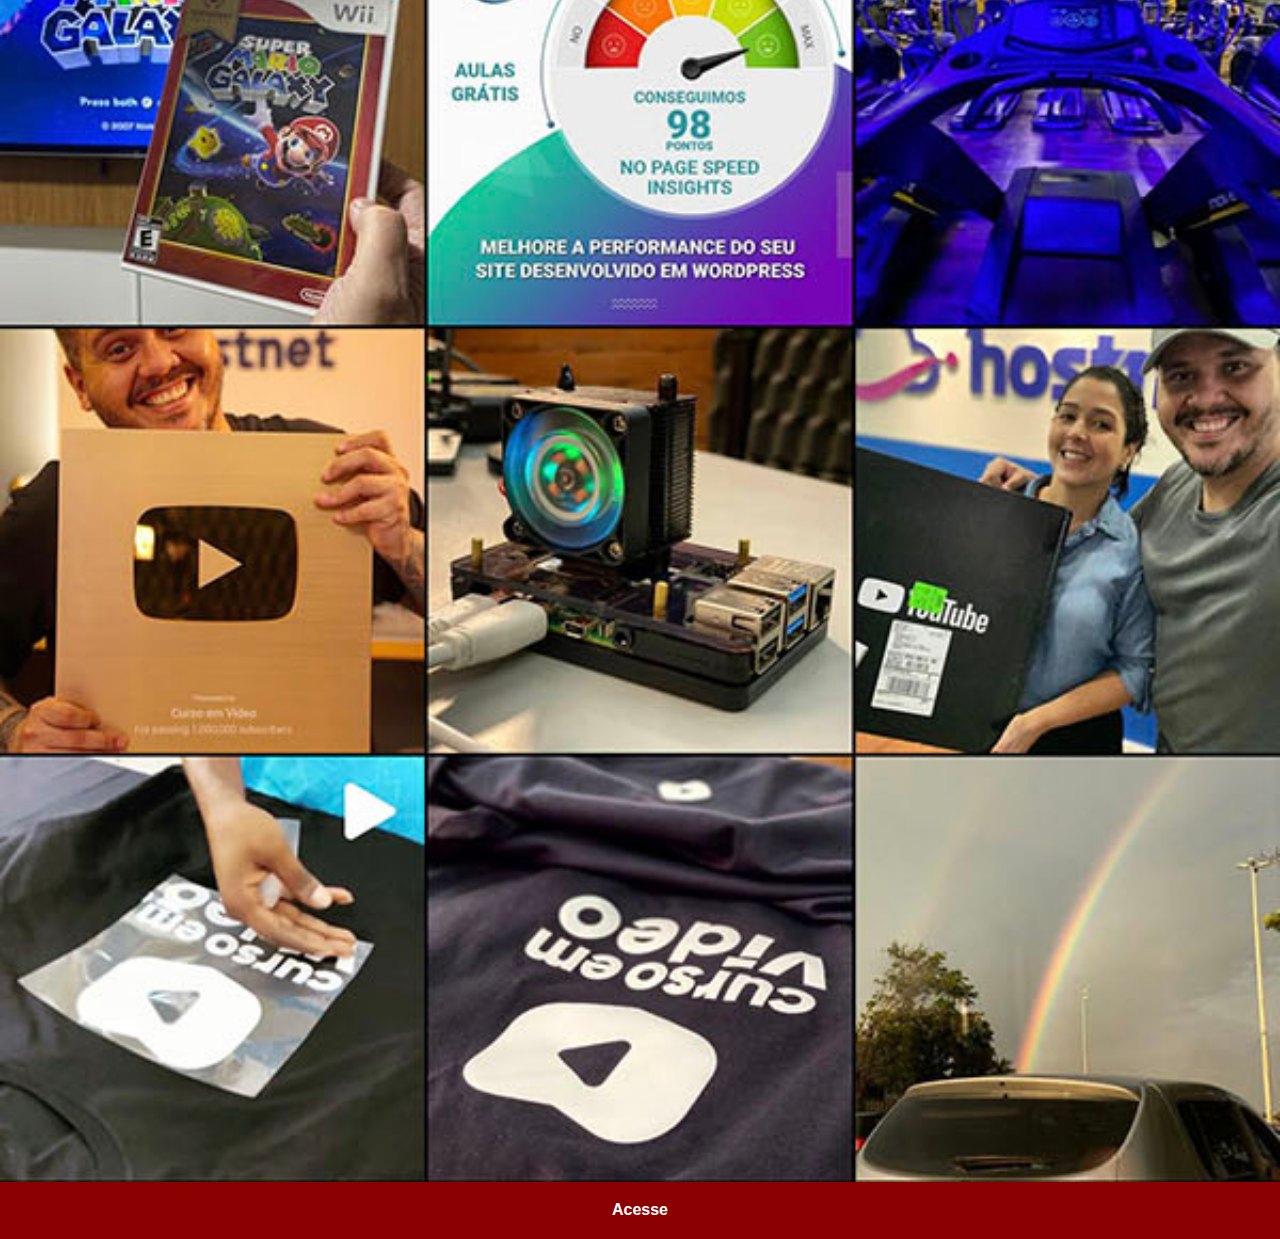
<file: instagram.html>
<!DOCTYPE html>
<html lang="pt-br">
<head>
    <meta charset="UTF-8">
    <meta name="viewport" content="width=device-width, initial-scale=1.0">
    <title>Instagram</title>
    <link rel="stylesheet" href="estilos/social.css">
</head>
<body>
    <img src="imagens/tela-instagram.jpg" alt="Instagram">
    <a href="https://instagram.com/gustavoguanabara" target="_blank">Acesse</a>
</body>
</html>
</file>
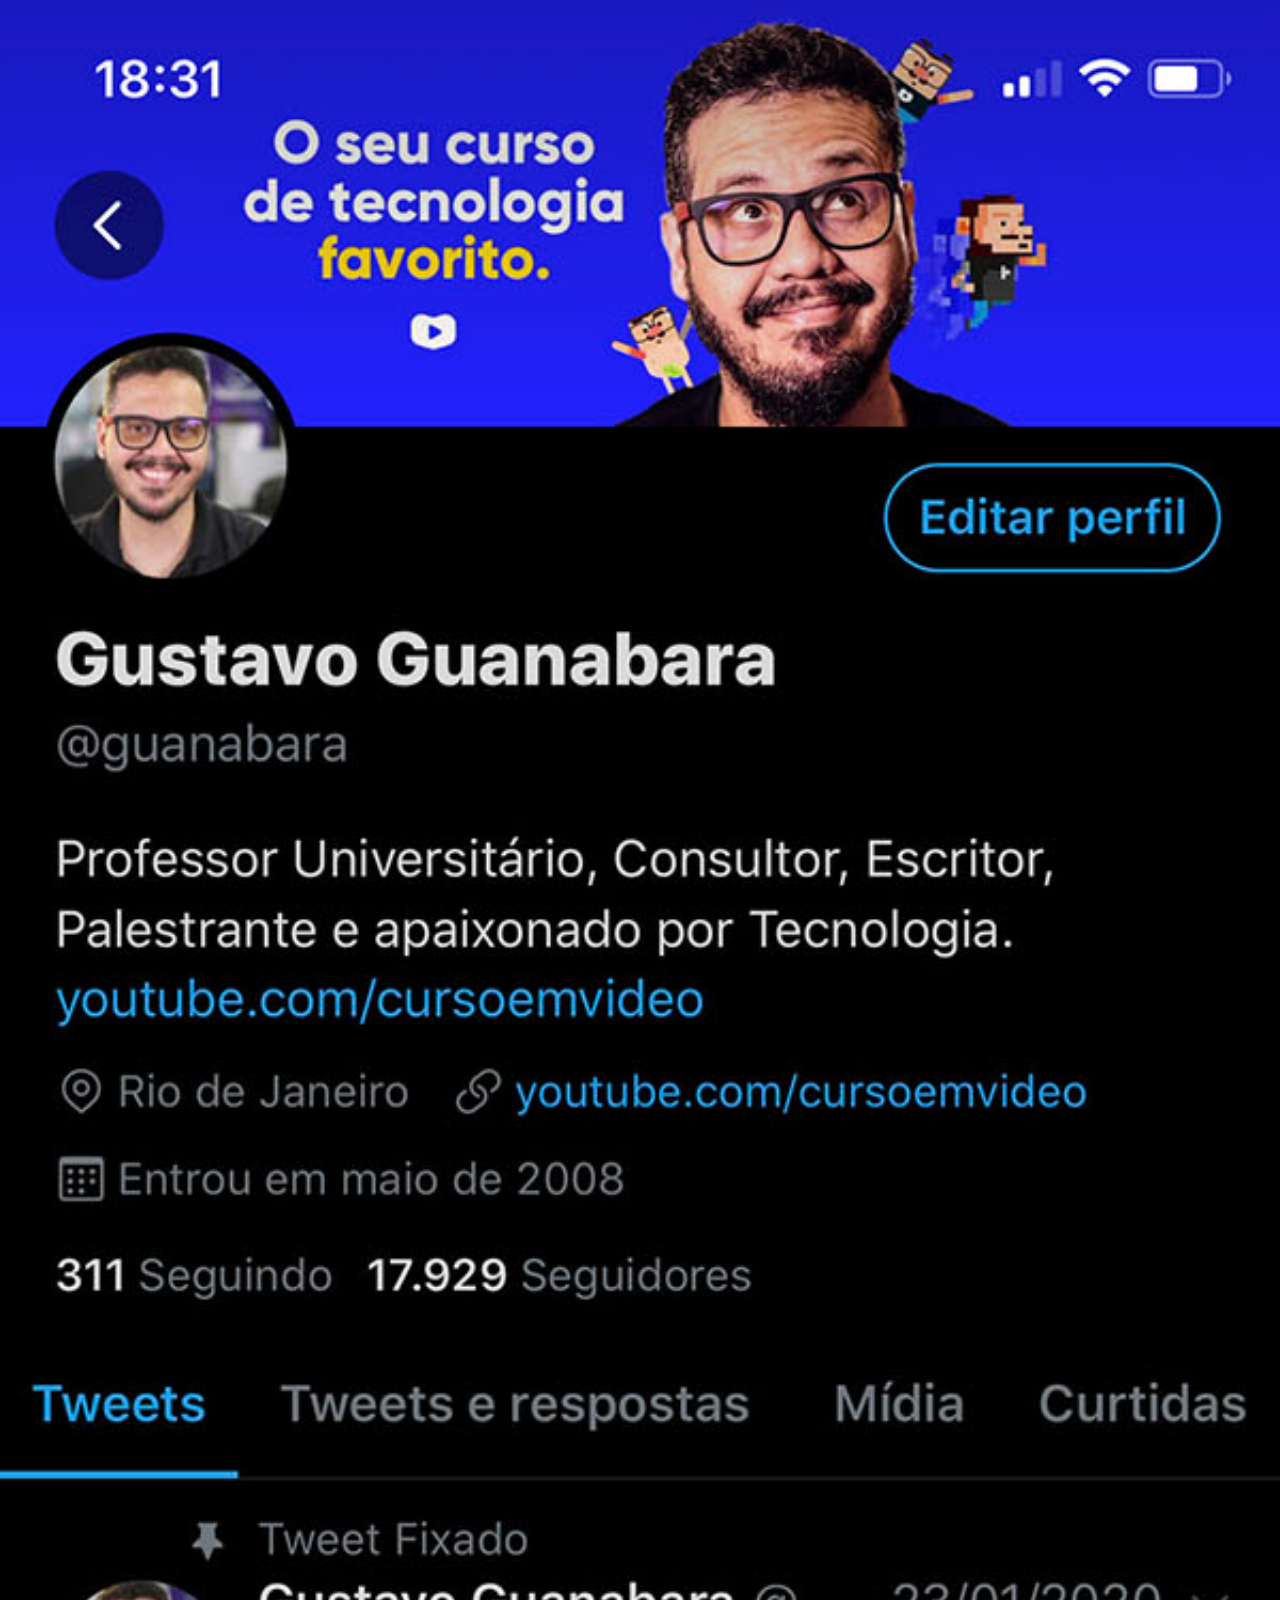
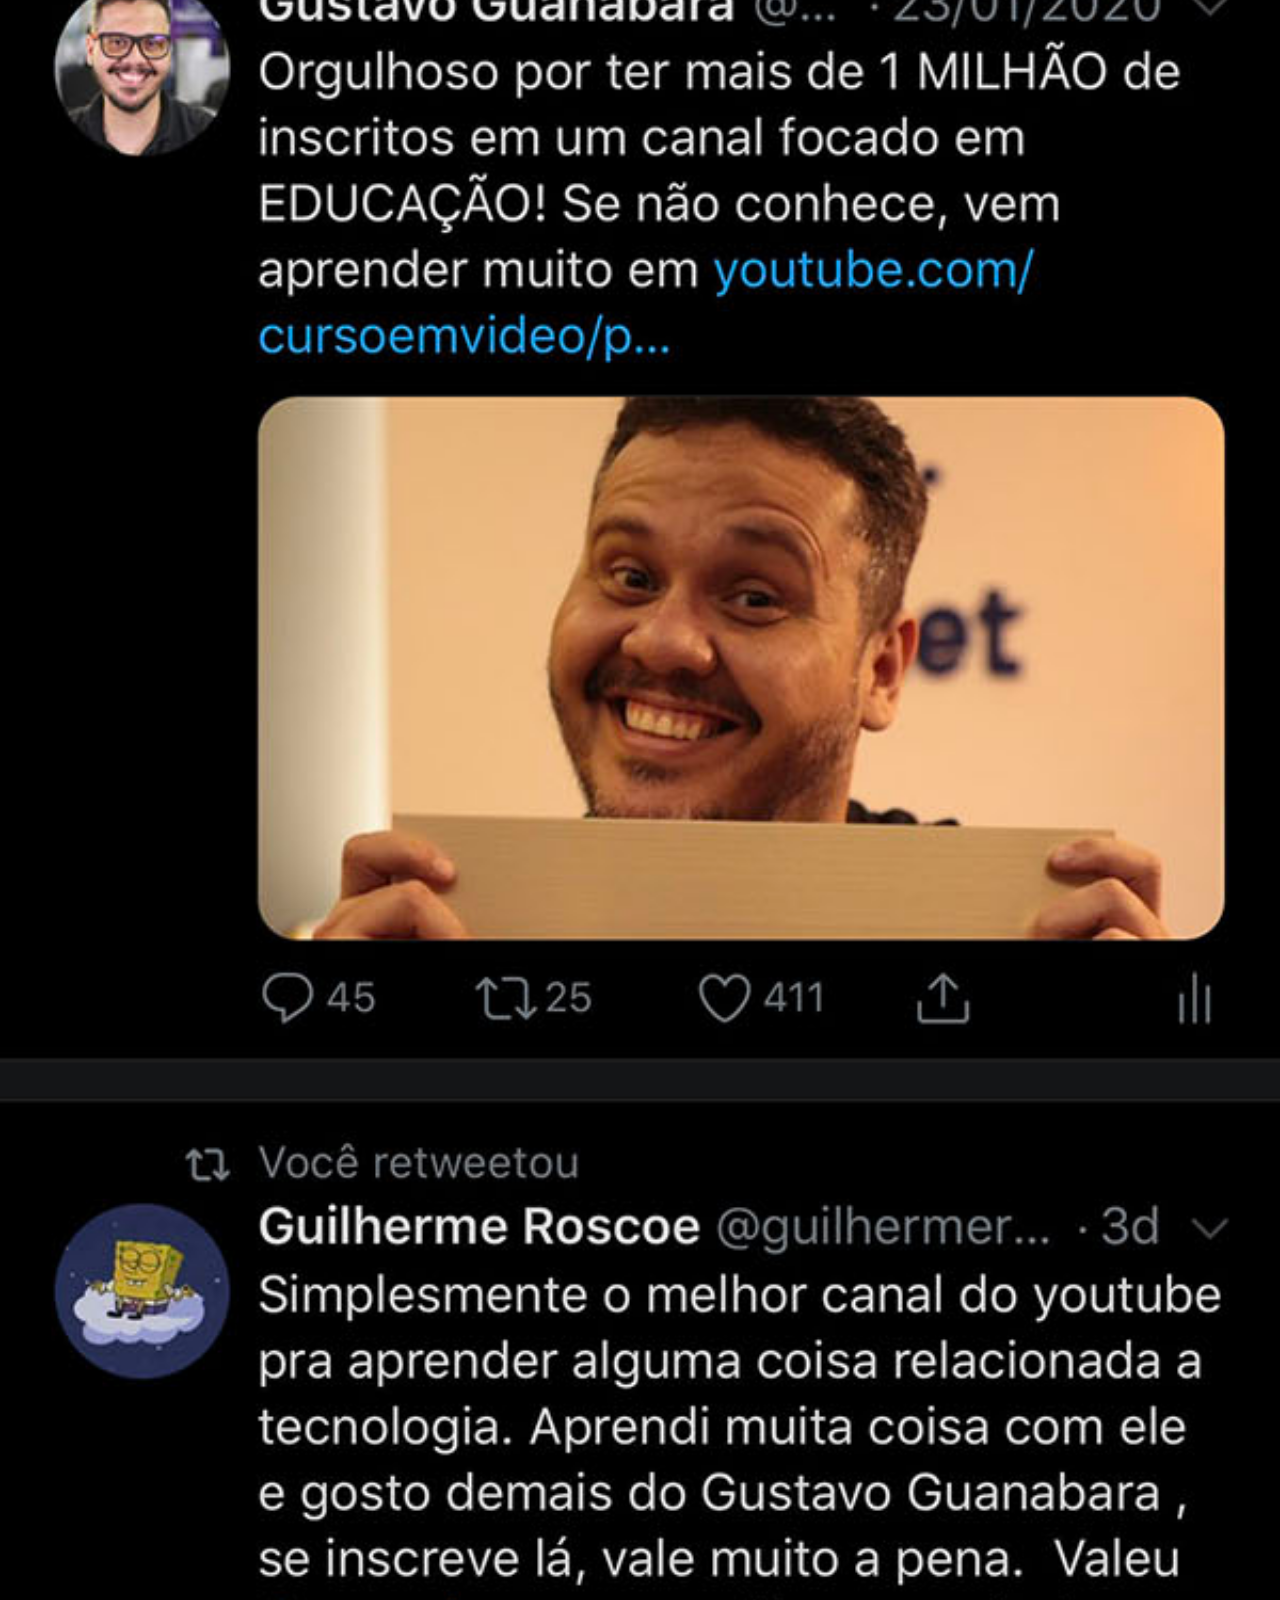
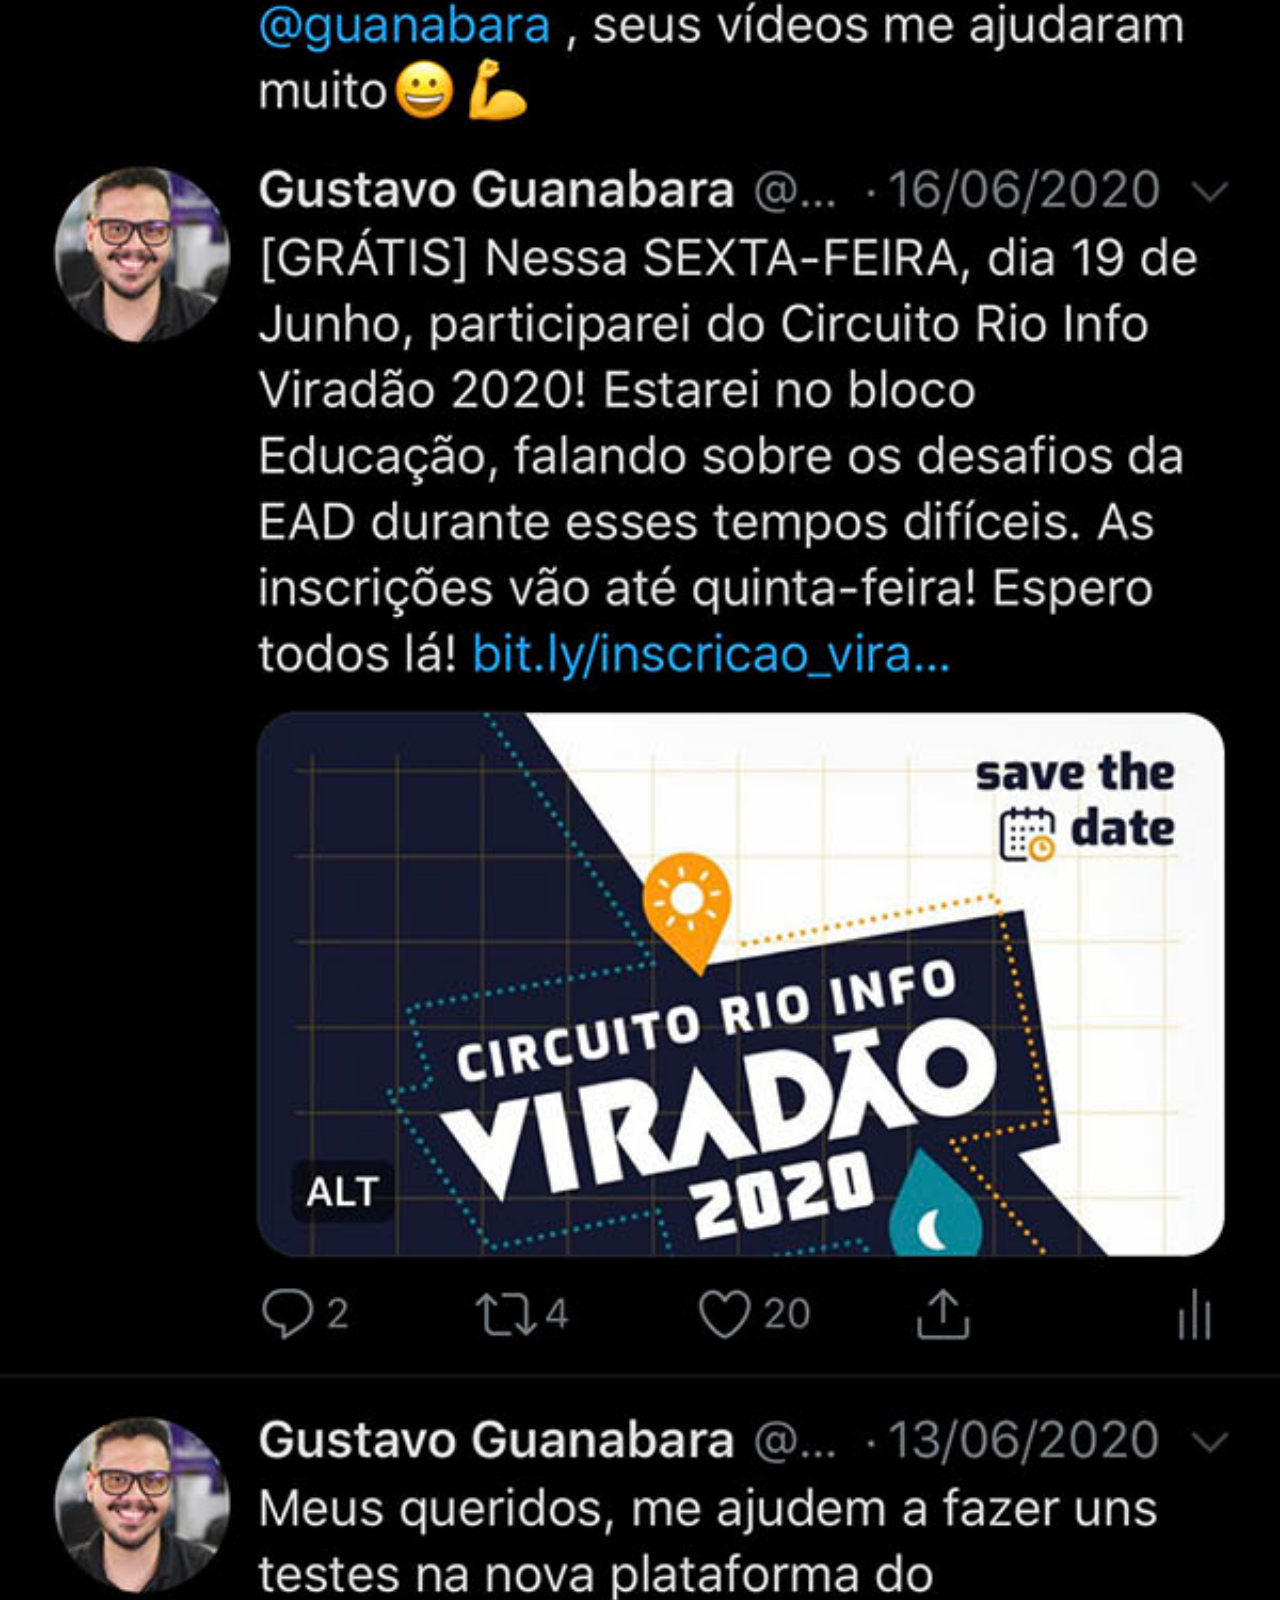
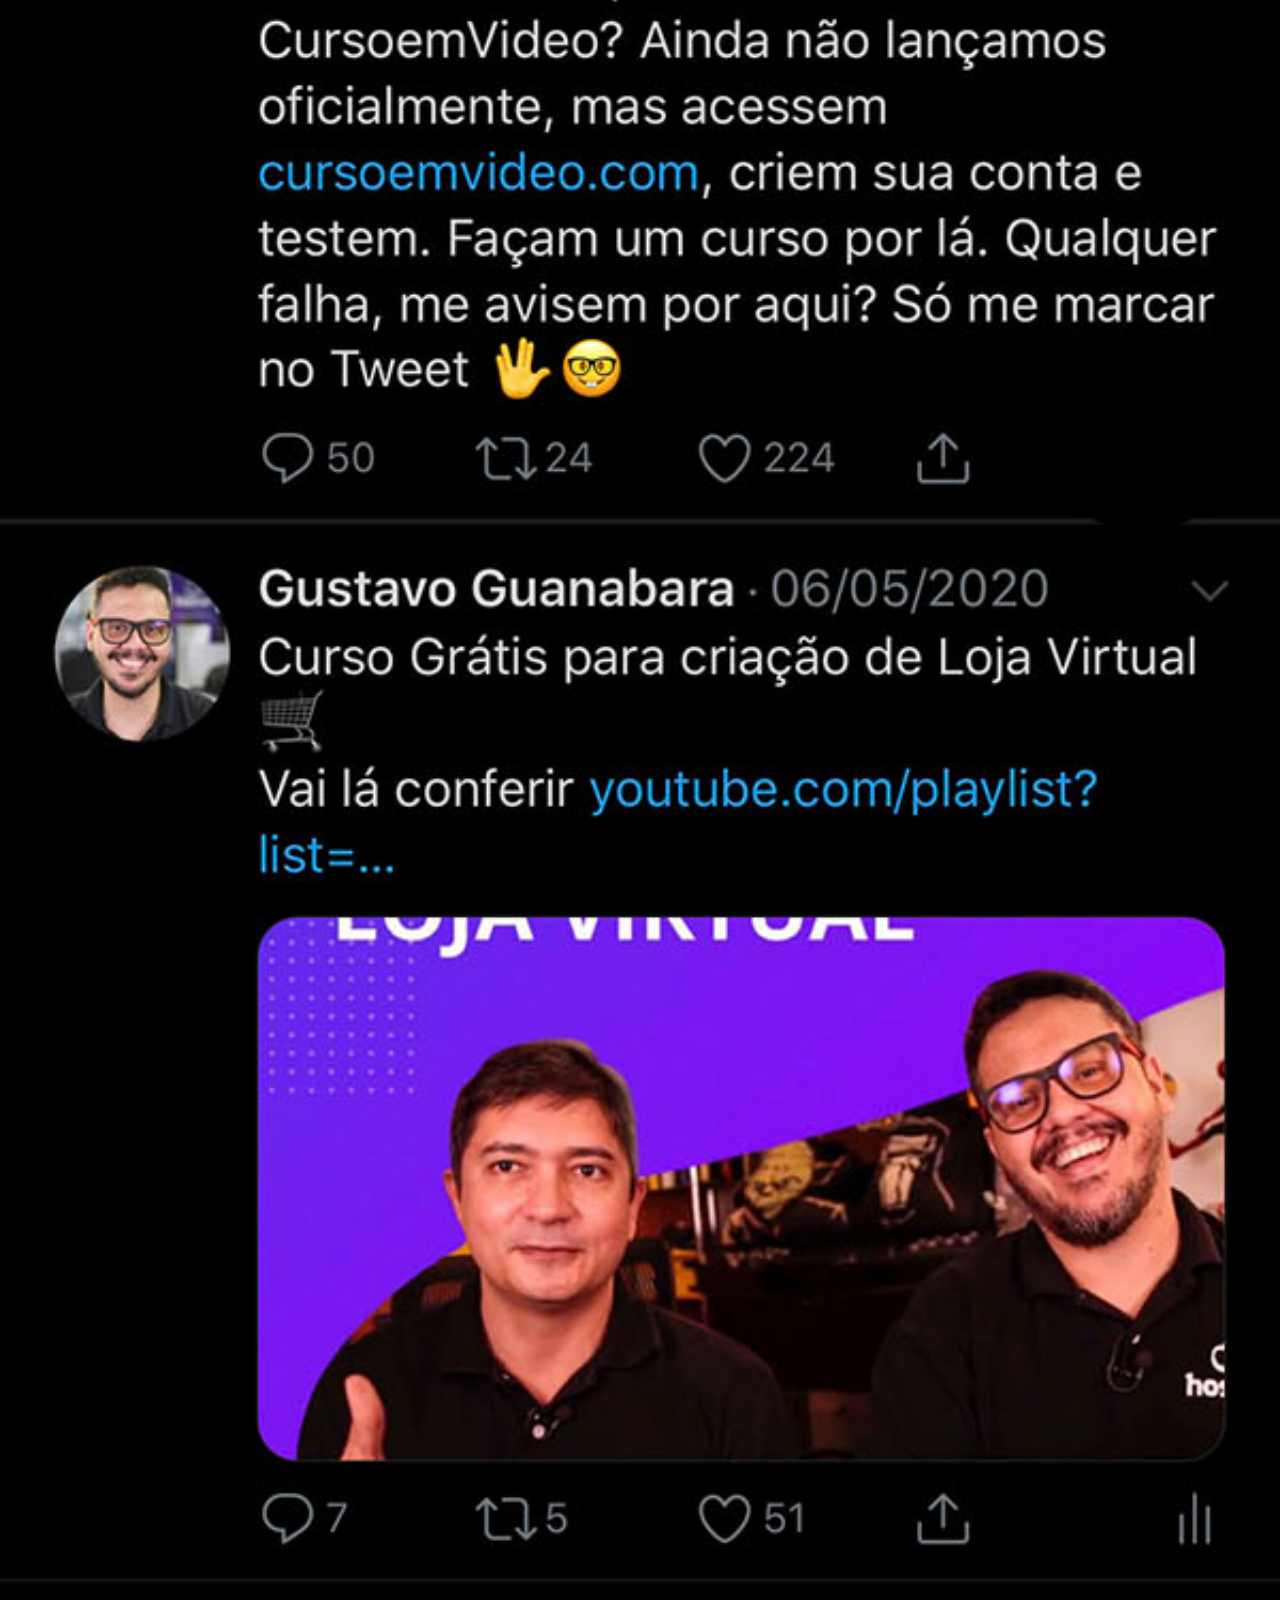
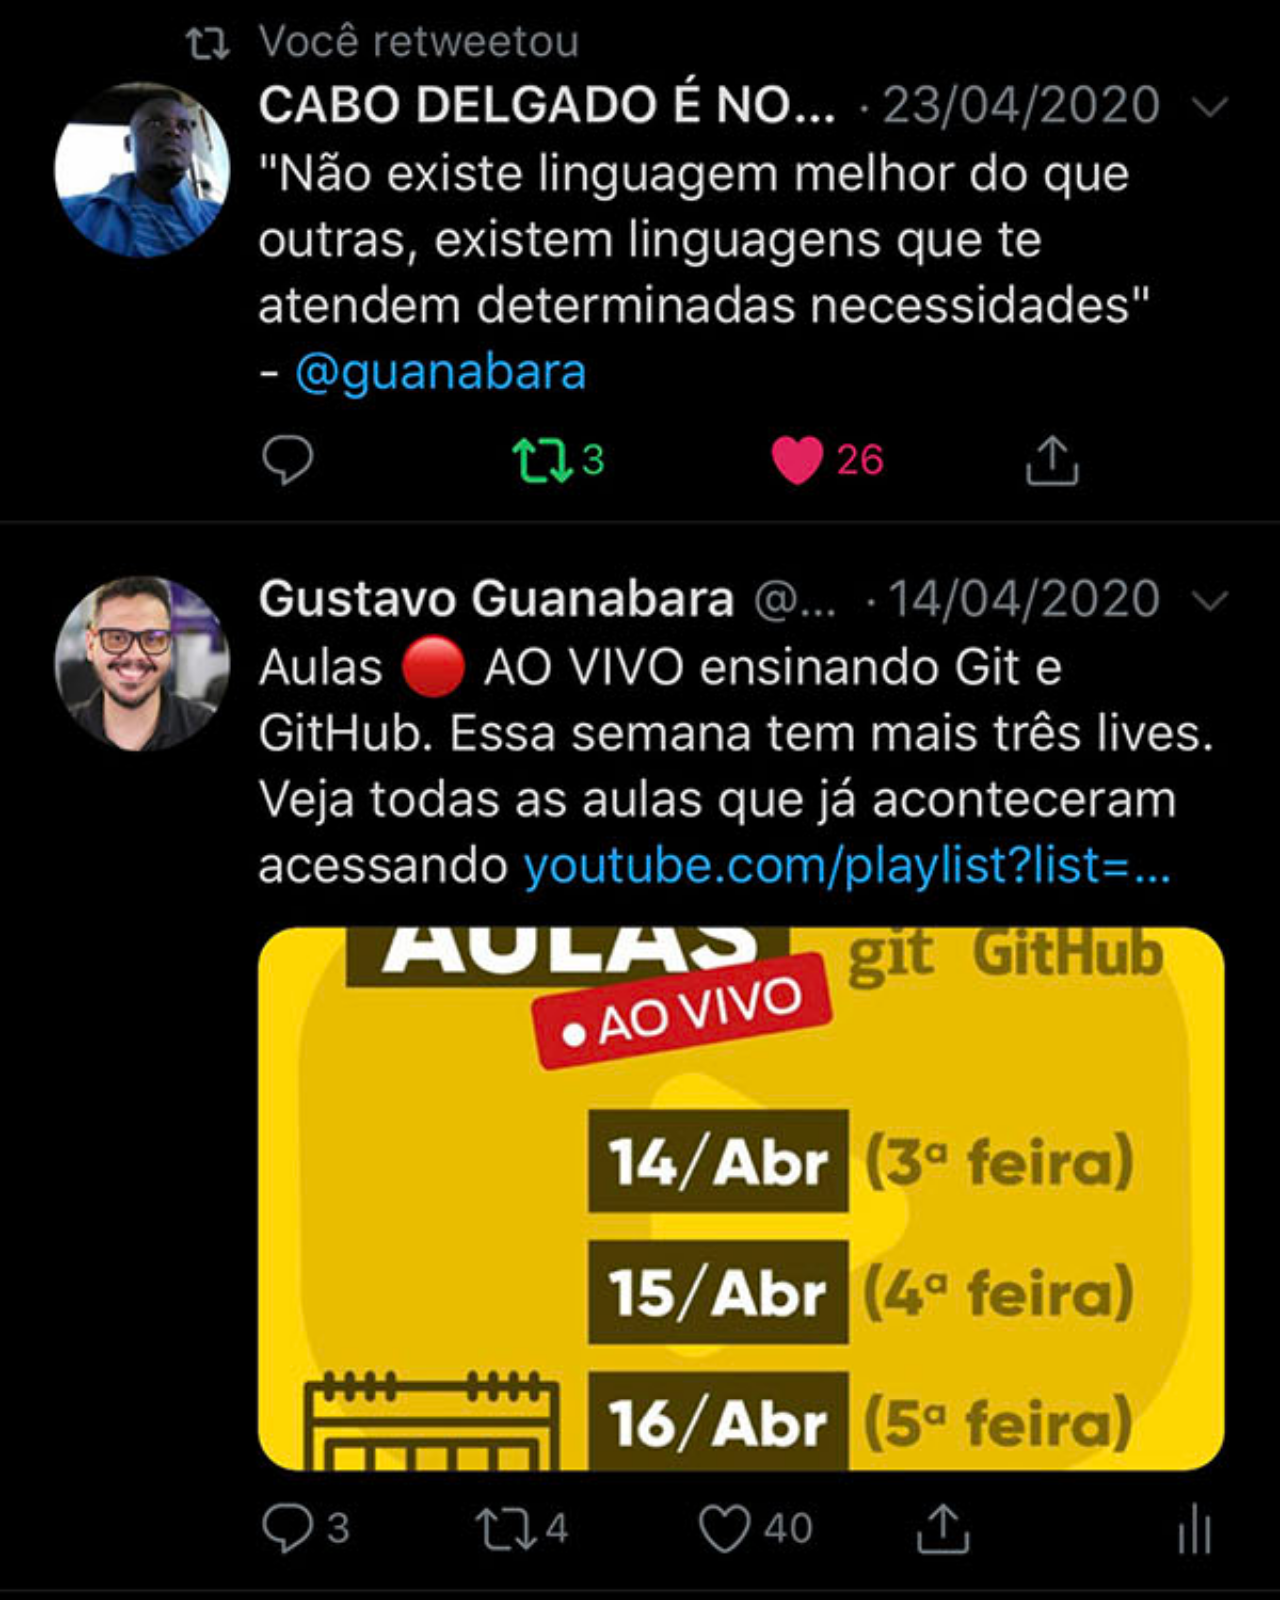
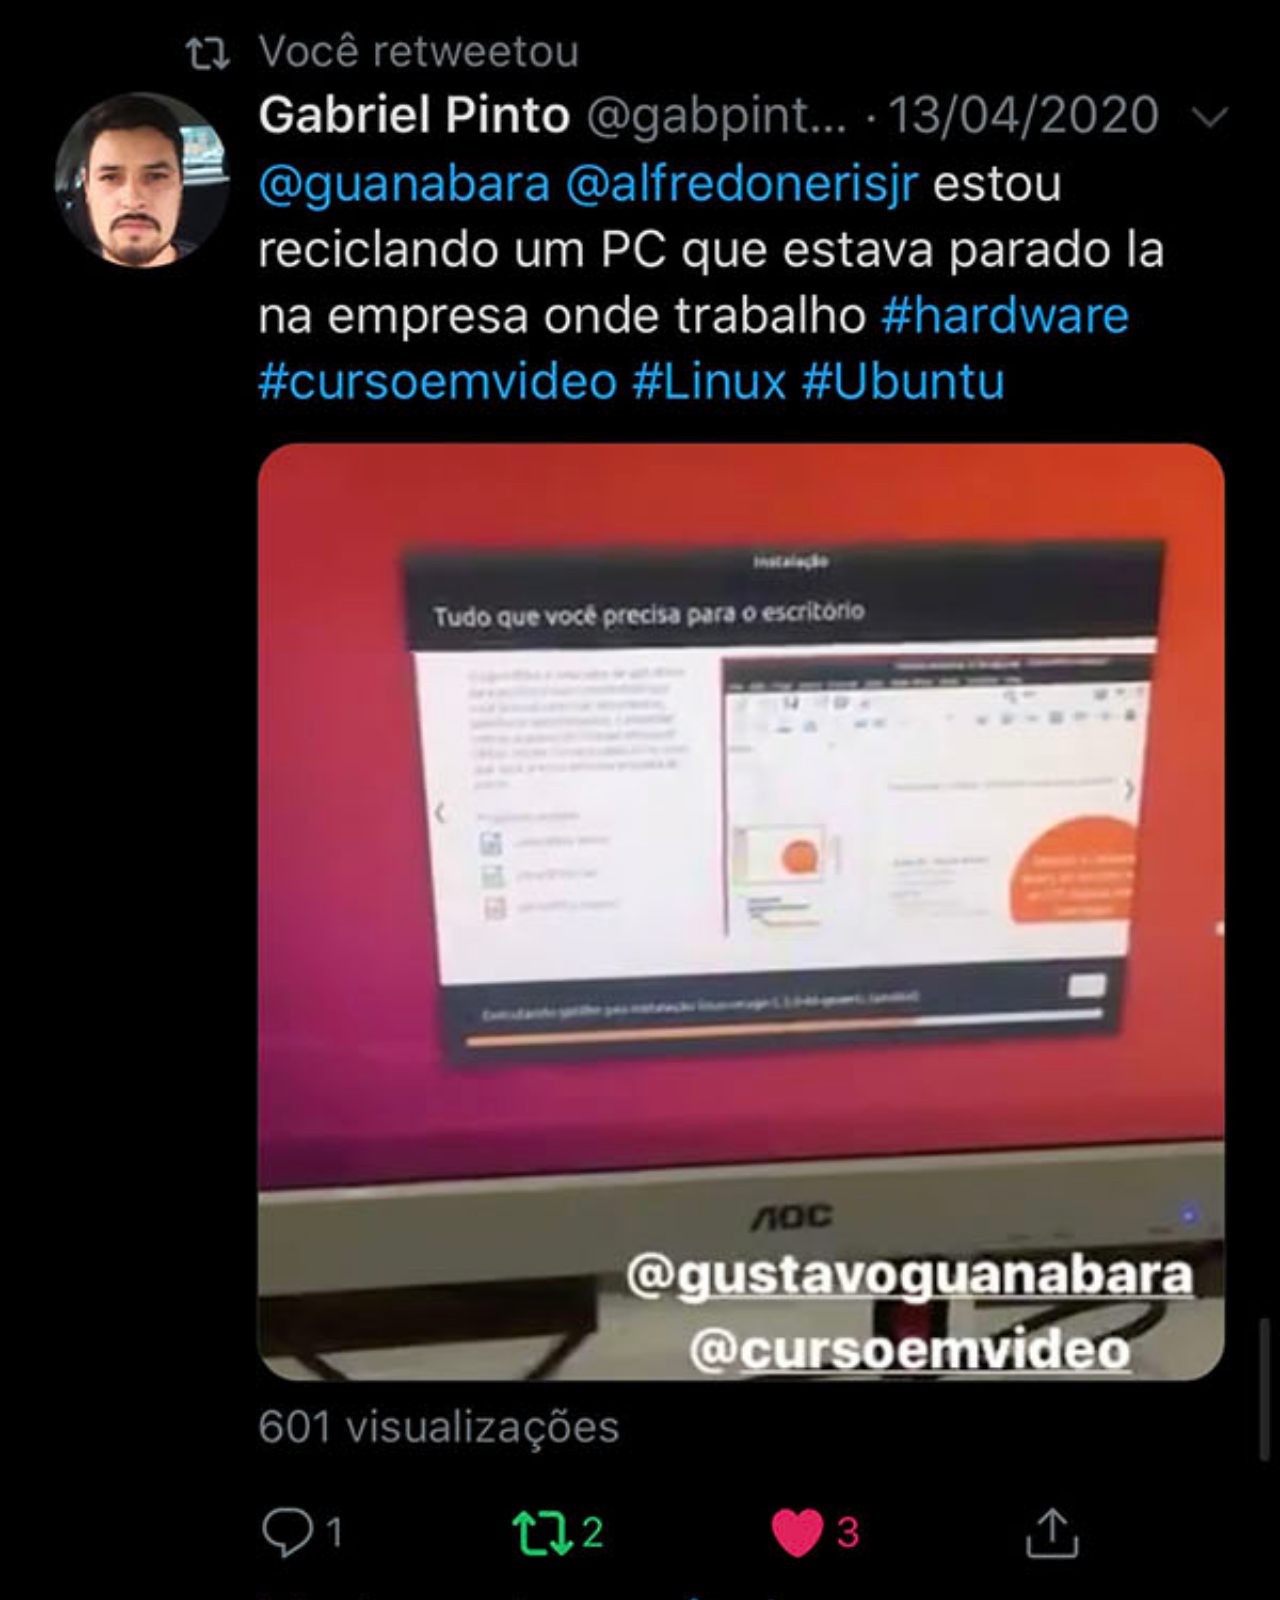
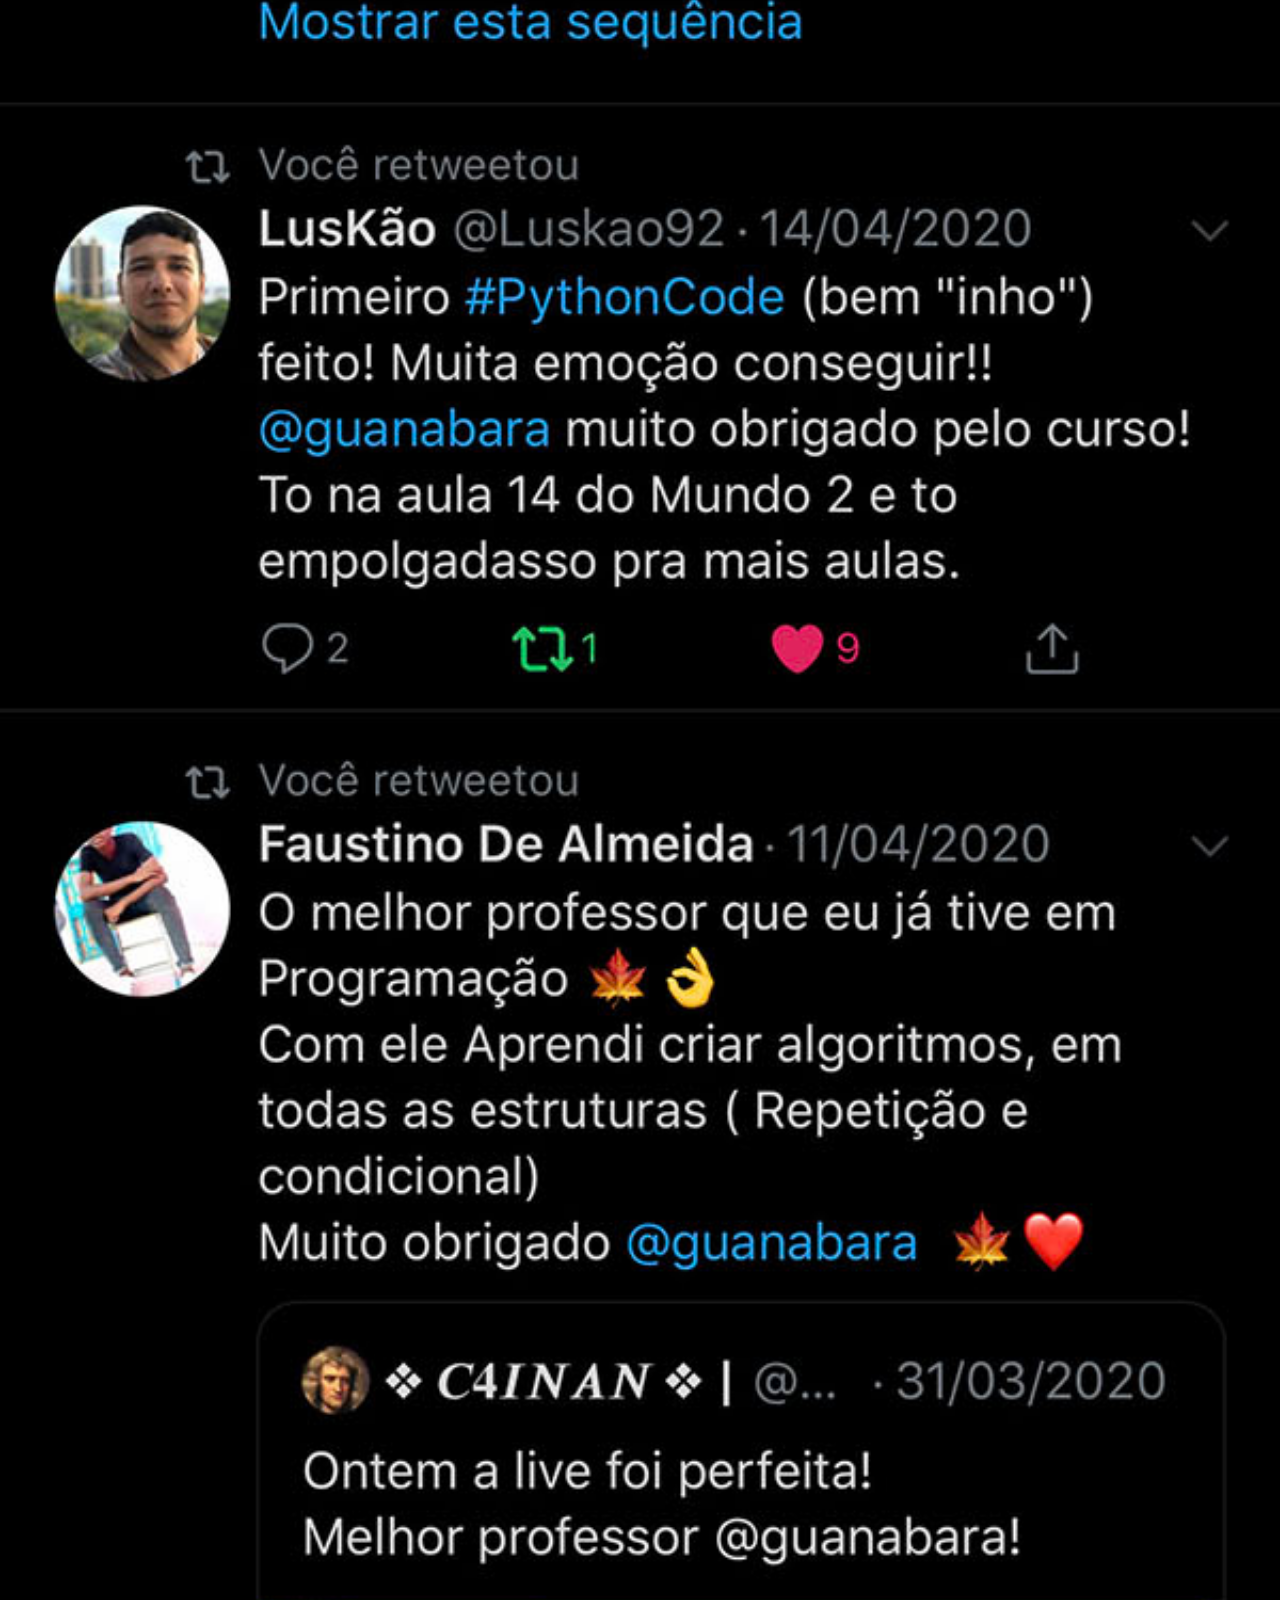
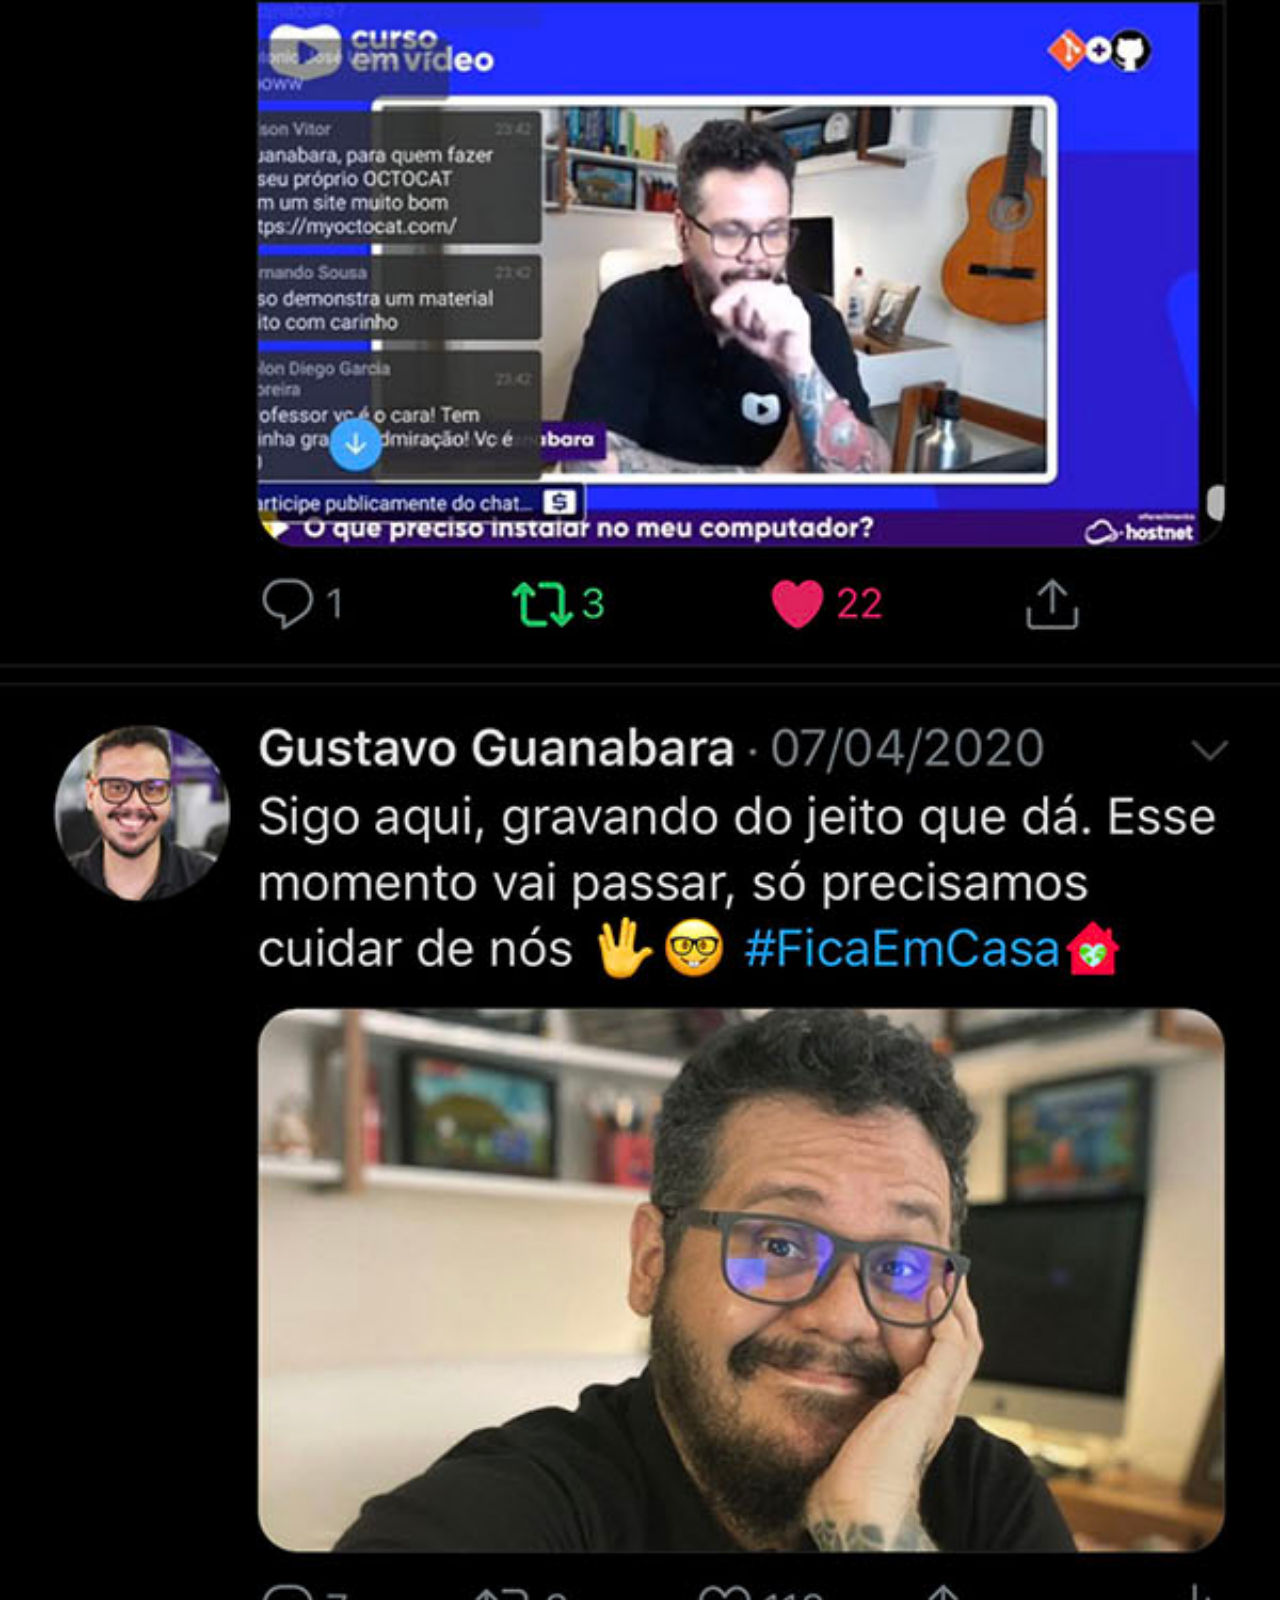
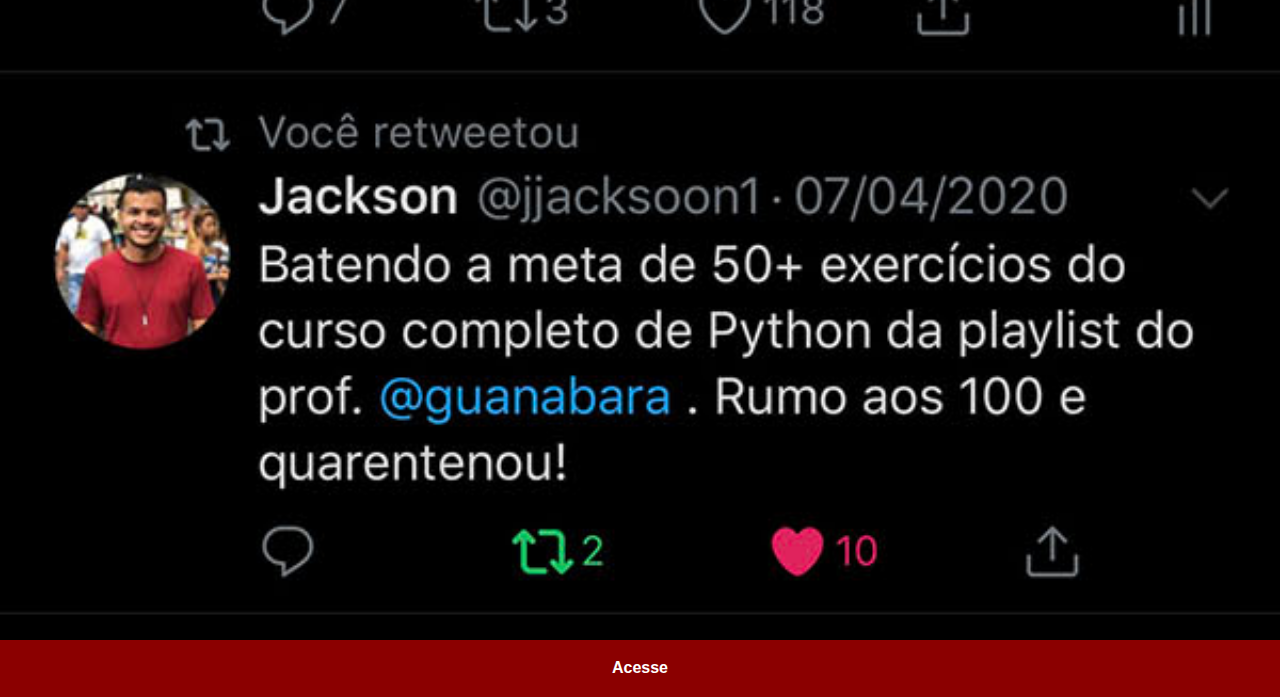
<file: twitter.html>
<!DOCTYPE html>
<html lang="pt-br">
<head>
    <meta charset="UTF-8">
    <meta name="viewport" content="width=device-width, initial-scale=1.0">
    <title>Twitter</title>
    <link rel="stylesheet" href="estilos/social.css">
</head>
<body>
    <img src="imagens/tela-twitter.jpg" alt="Twitter">
    <a href="https://x.com/guanabara" target="_blank">Acesse</a>
</body>
</html>
</file>
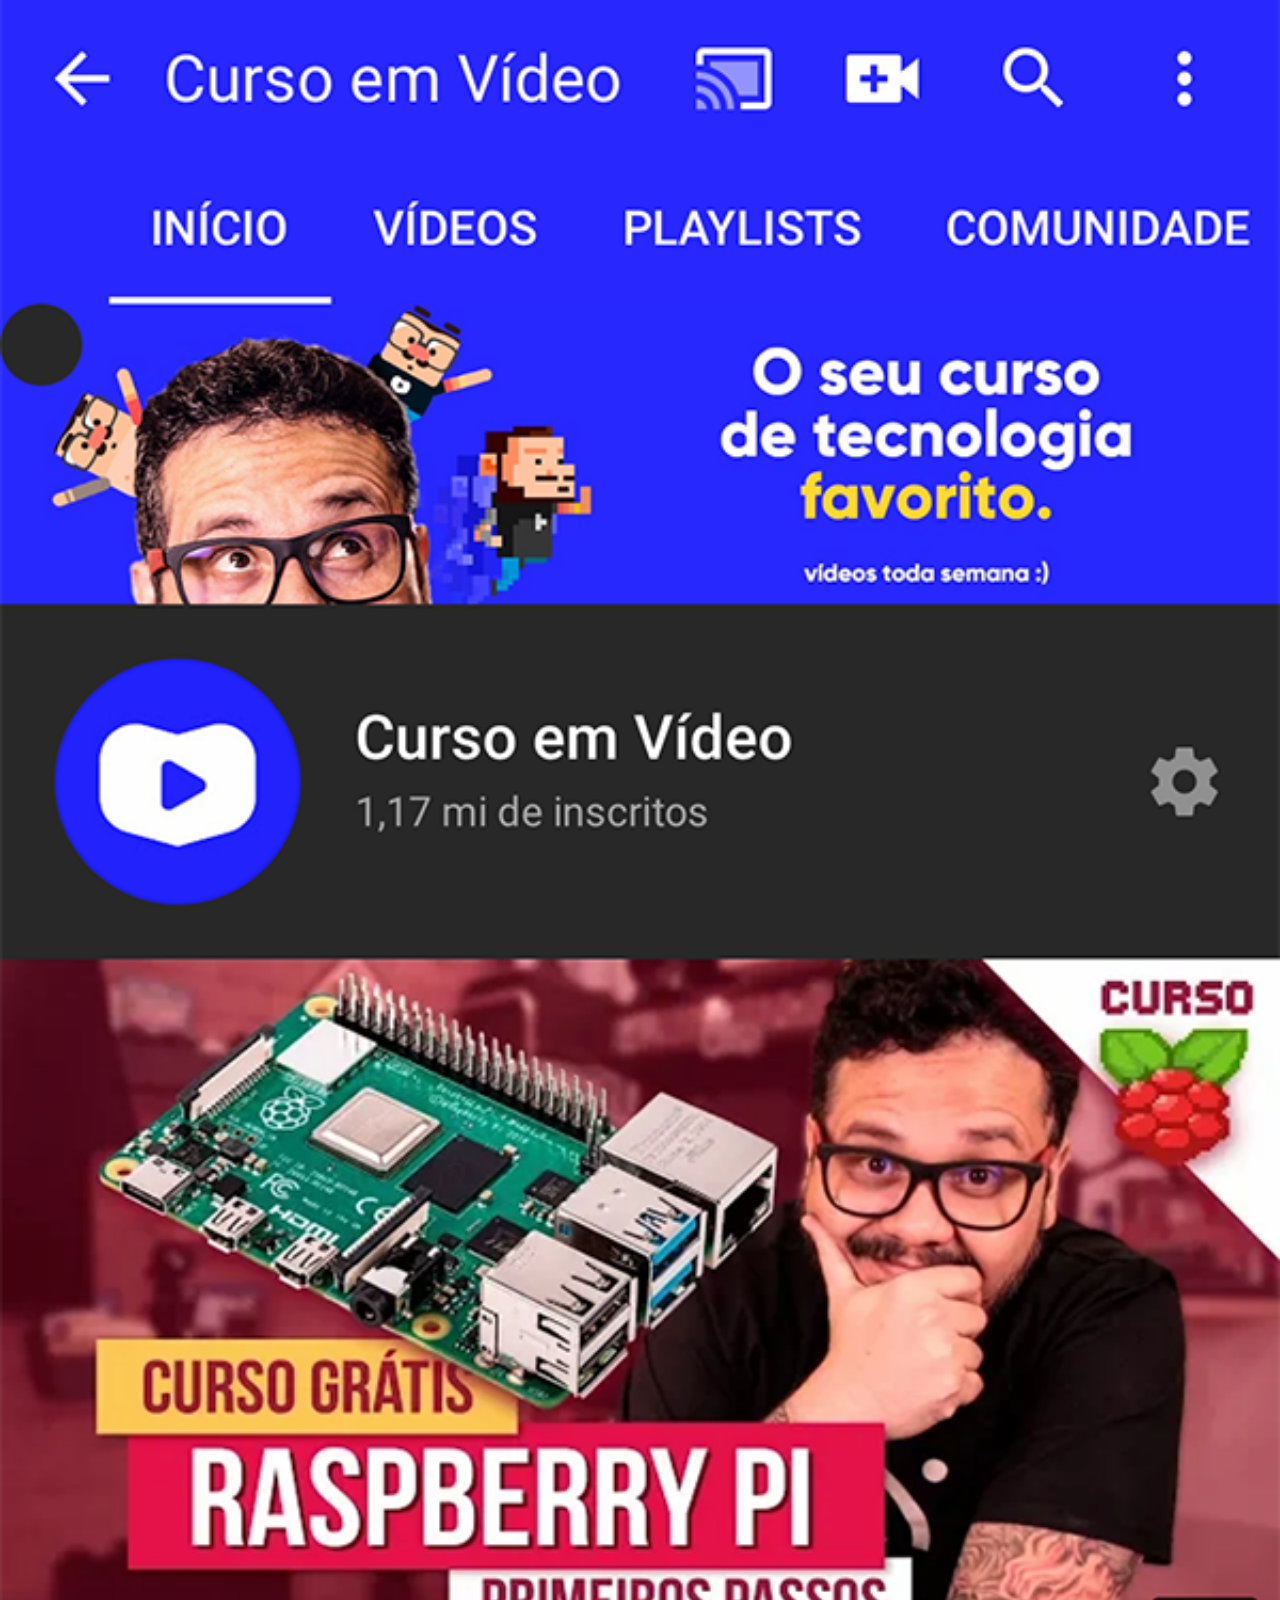
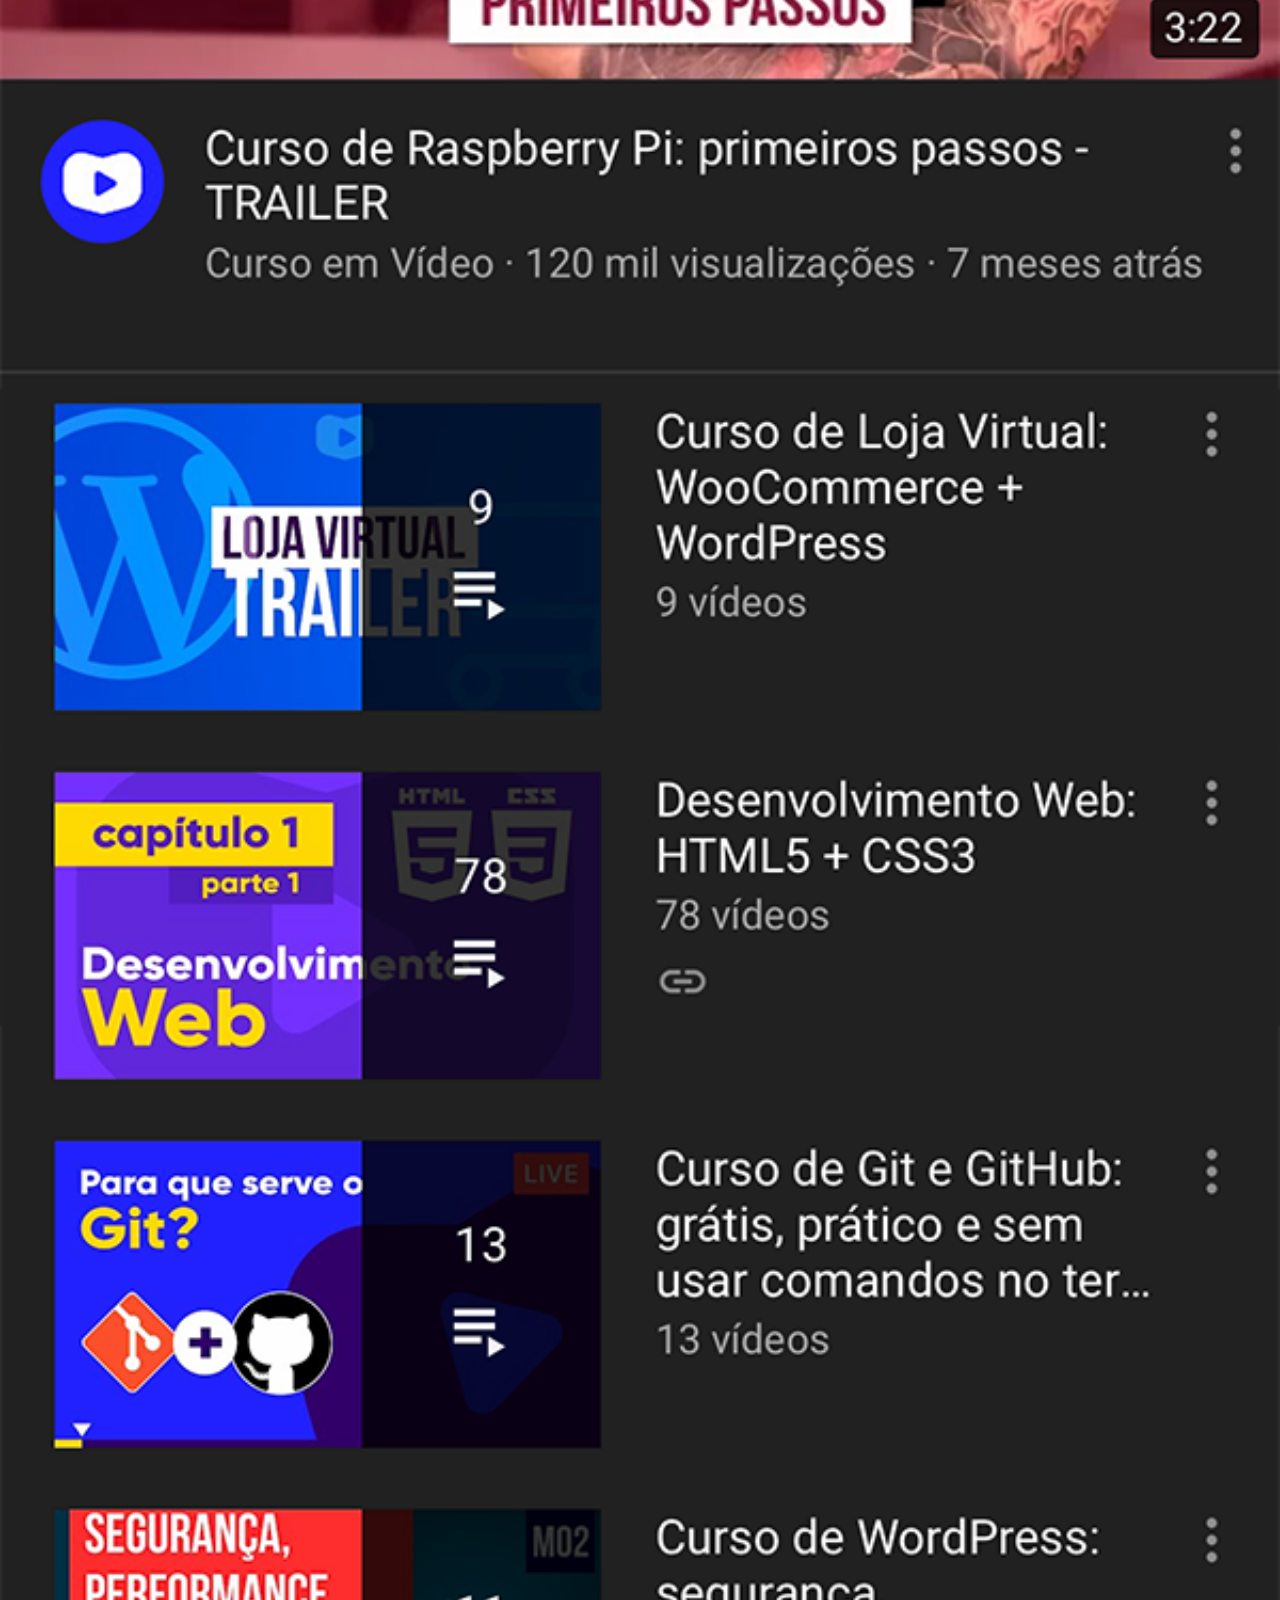
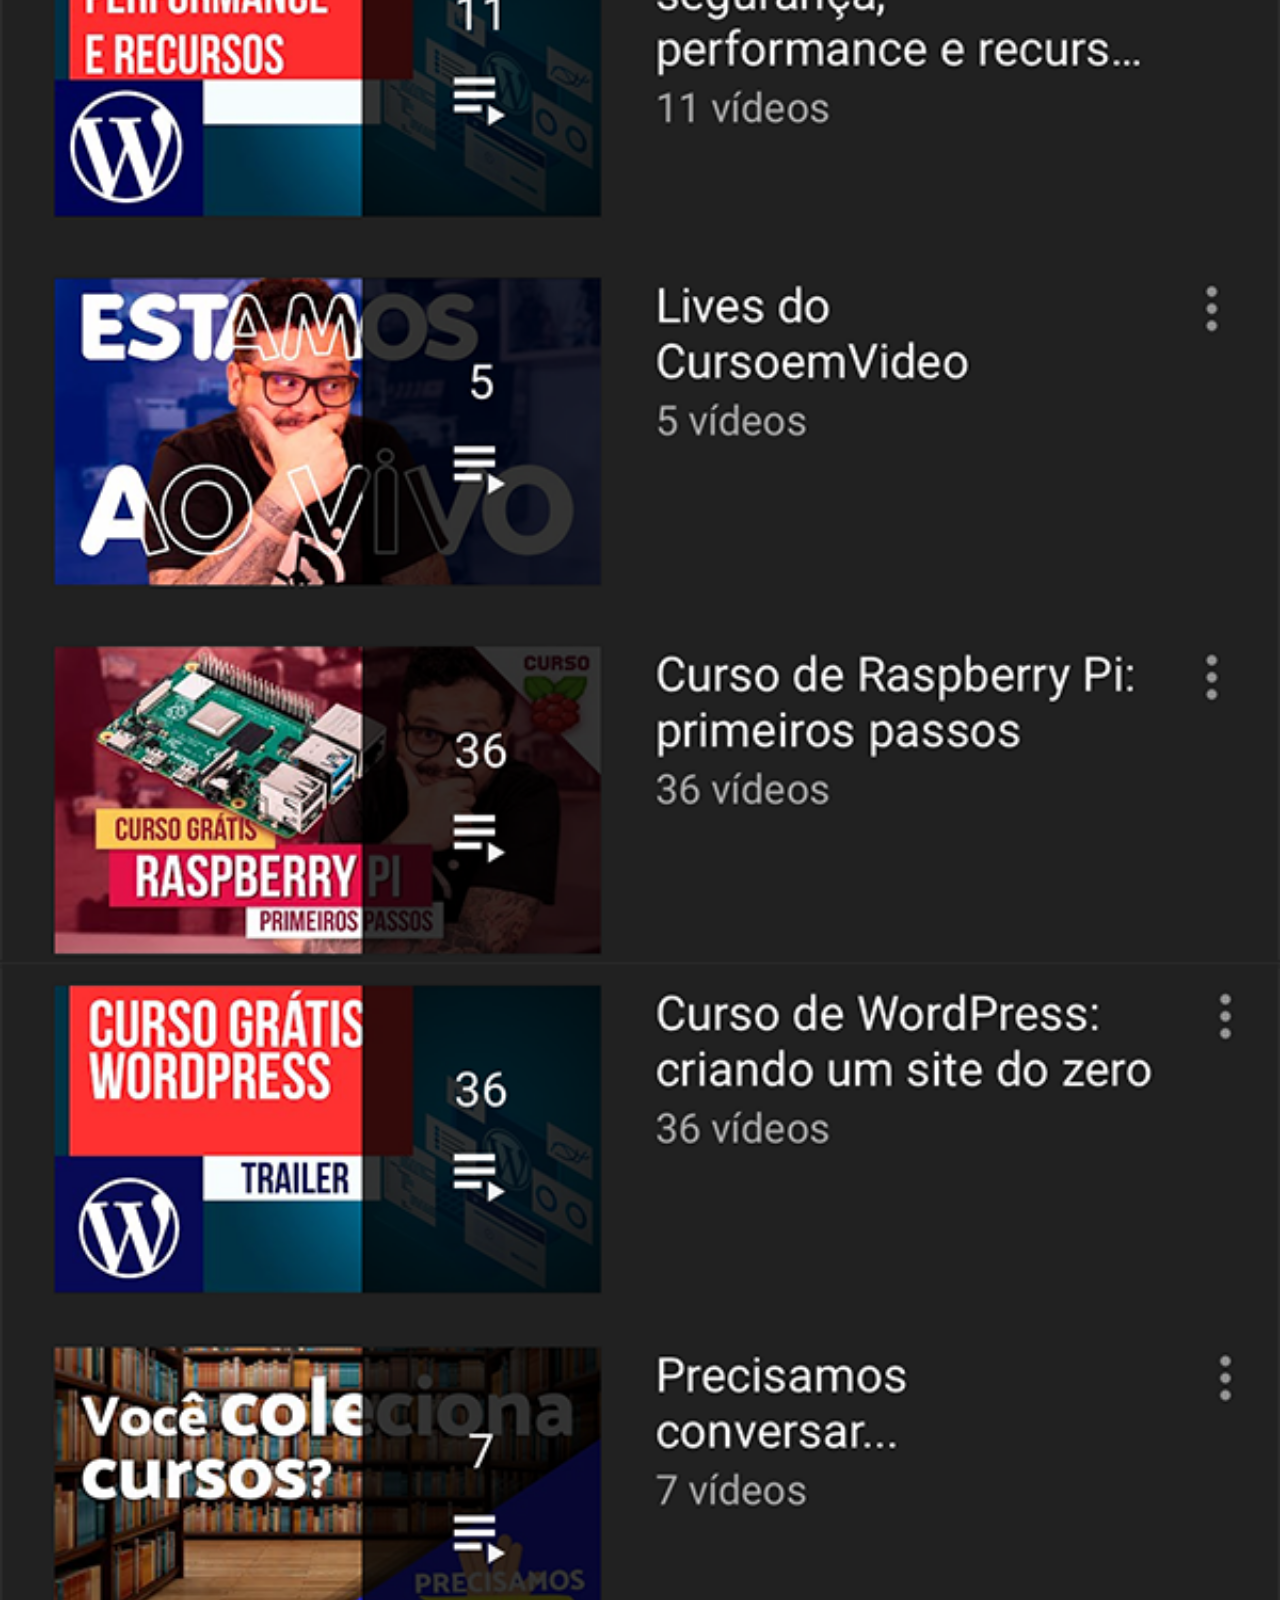
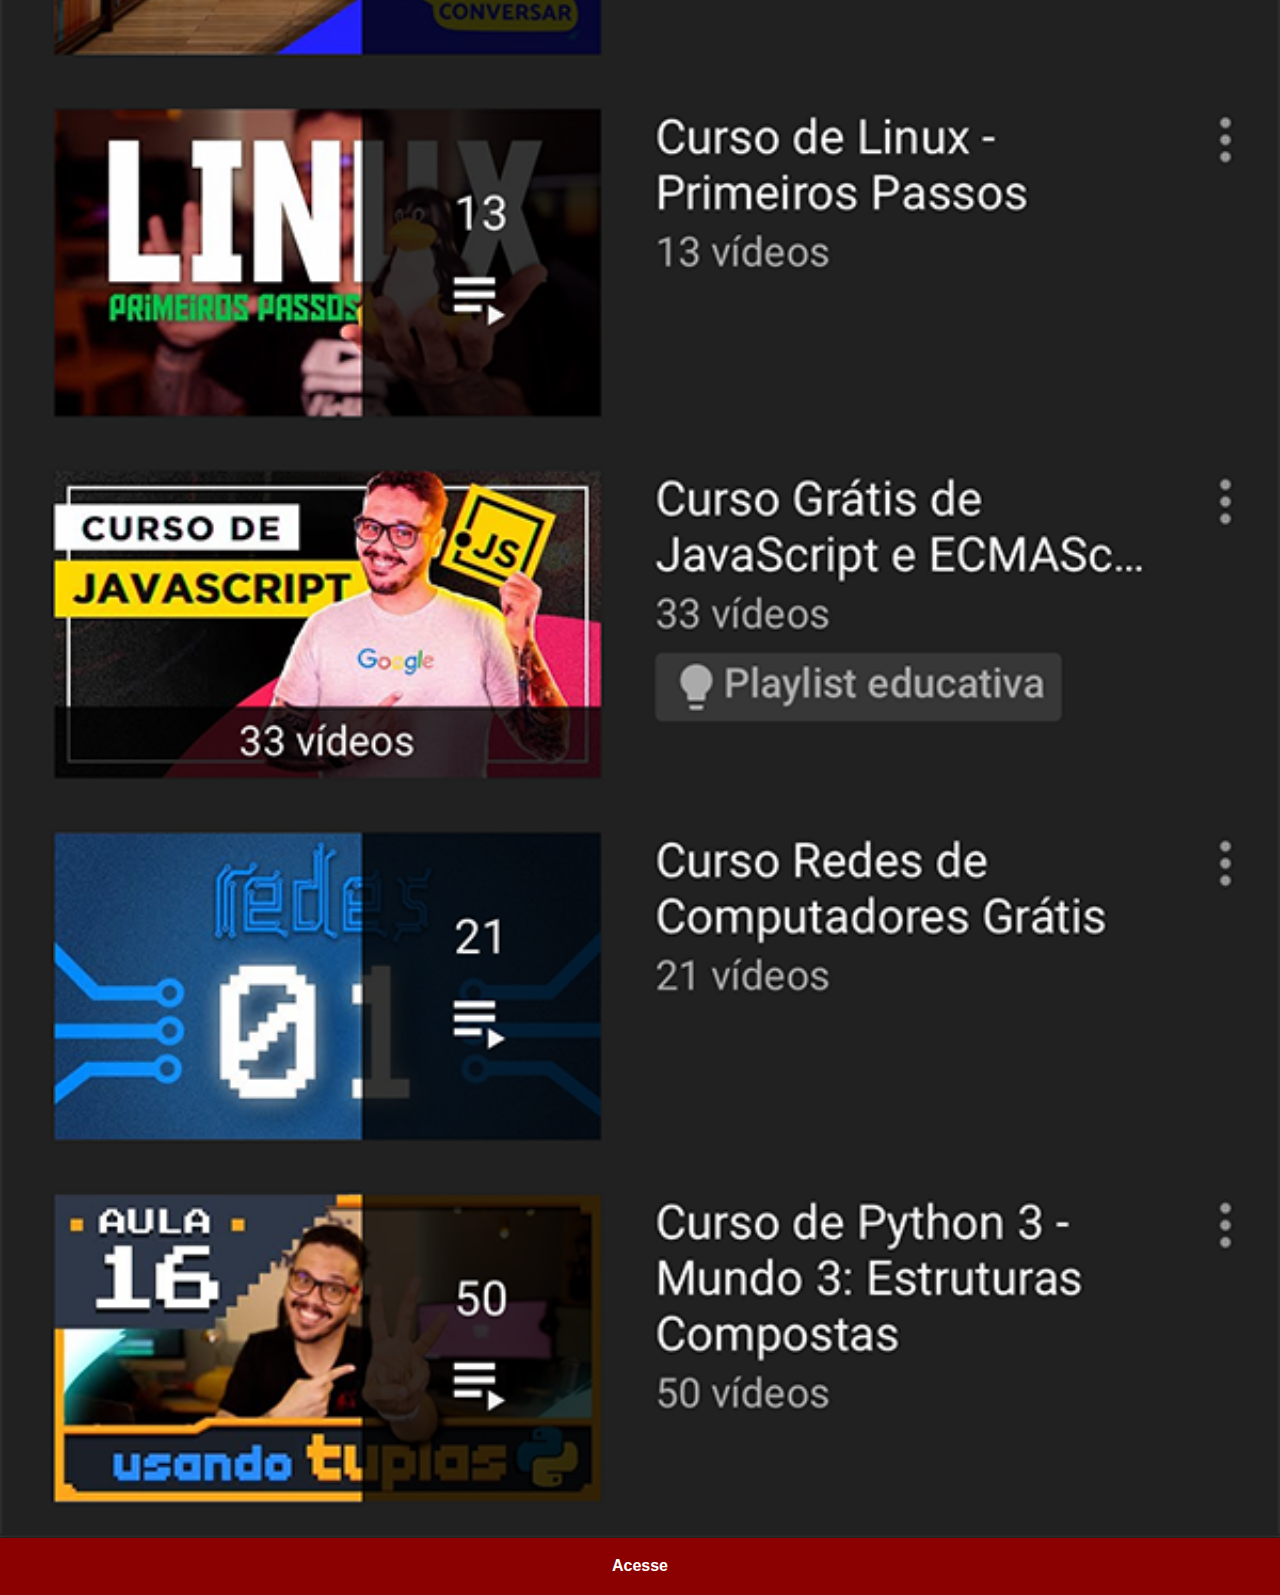
<file: youtube.html>
<!DOCTYPE html>
<html lang="pt-br">
<head>
    <meta charset="UTF-8">
    <meta name="viewport" content="width=device-width, initial-scale=1.0">
    <title>Youtube</title>
   <link rel="stylesheet" href="estilos/social.css">
</head>
<body>
    <img src="imagens/tela-youtube.png" alt="Youtube">
    <a href="https://www.youtube.com/c/CursoemV%C3%ADdeo/playlists" target="_blank">Acesse</a>
</body>
</html>
</file>
<file: estilos/style.css>
@charset "UTF-8";

* {
    margin: 0px;
    padding: 0px;
    font-family: Arial, Helvetica, sans-serif;
}

html, body {
    height: 100vh;
    width: 100vw;
    background-color: black;
}

body {
    background: url(../imagens/fundo-madeira.jpg) no-repeat top center;
    background-size: cover;
    background-attachment: fixed;
}

main {
    height: 100vh;
    position: relative;
}

section#telefone {
    position: absolute;
    top: 50%;
    left: 50%;
    transform: translate(-50%, -50%);
    height: 627px;
    width: 311px;
    background: url('../imagens/frame-iphone.png') no-repeat;
}

iframe#tela {
    position: relative;
    top: 80px;
    left: 22px;
    width: 271px;
    height: 471px;
}

section#redes-sociais {
    text-align: right;
}

section#redes-sociais img {
    width: 50px;
    margin: 10px;
    border-radius: 50%;
    box-shadow: 2px 2px 5px rgba(0, 0, 0, 0.418);
    box-sizing: border-box;
}

section#redes-sociais img:hover {
    border: 2px solid rgba(255, 255, 255, 0.61);
    transform: translate(3px, 3px);
    box-shadow: 5px 5px 10px rgba(0, 0, 0, 0.596);
    transition: transform .3s, border 1s;
}
</file>
<file: estilos/social.css>
@charset "UTF-8";

* {
    margin: 0px;
    padding: 0px;
    font-family: Arial, Helvetica, sans-serif;
}

::-webkit-scrollbar {
    width: 0px;
    height: 0px;
}

img {
    width: 100%;
}

a {
    display: block;
    background-color: darkred;
    color: white;
    padding: 20px;
    text-align: center;
    font-weight: bolder;
    text-decoration: none;
    margin-top: -5px;

}

a:hover {
    background-color: red;
}
</file>
